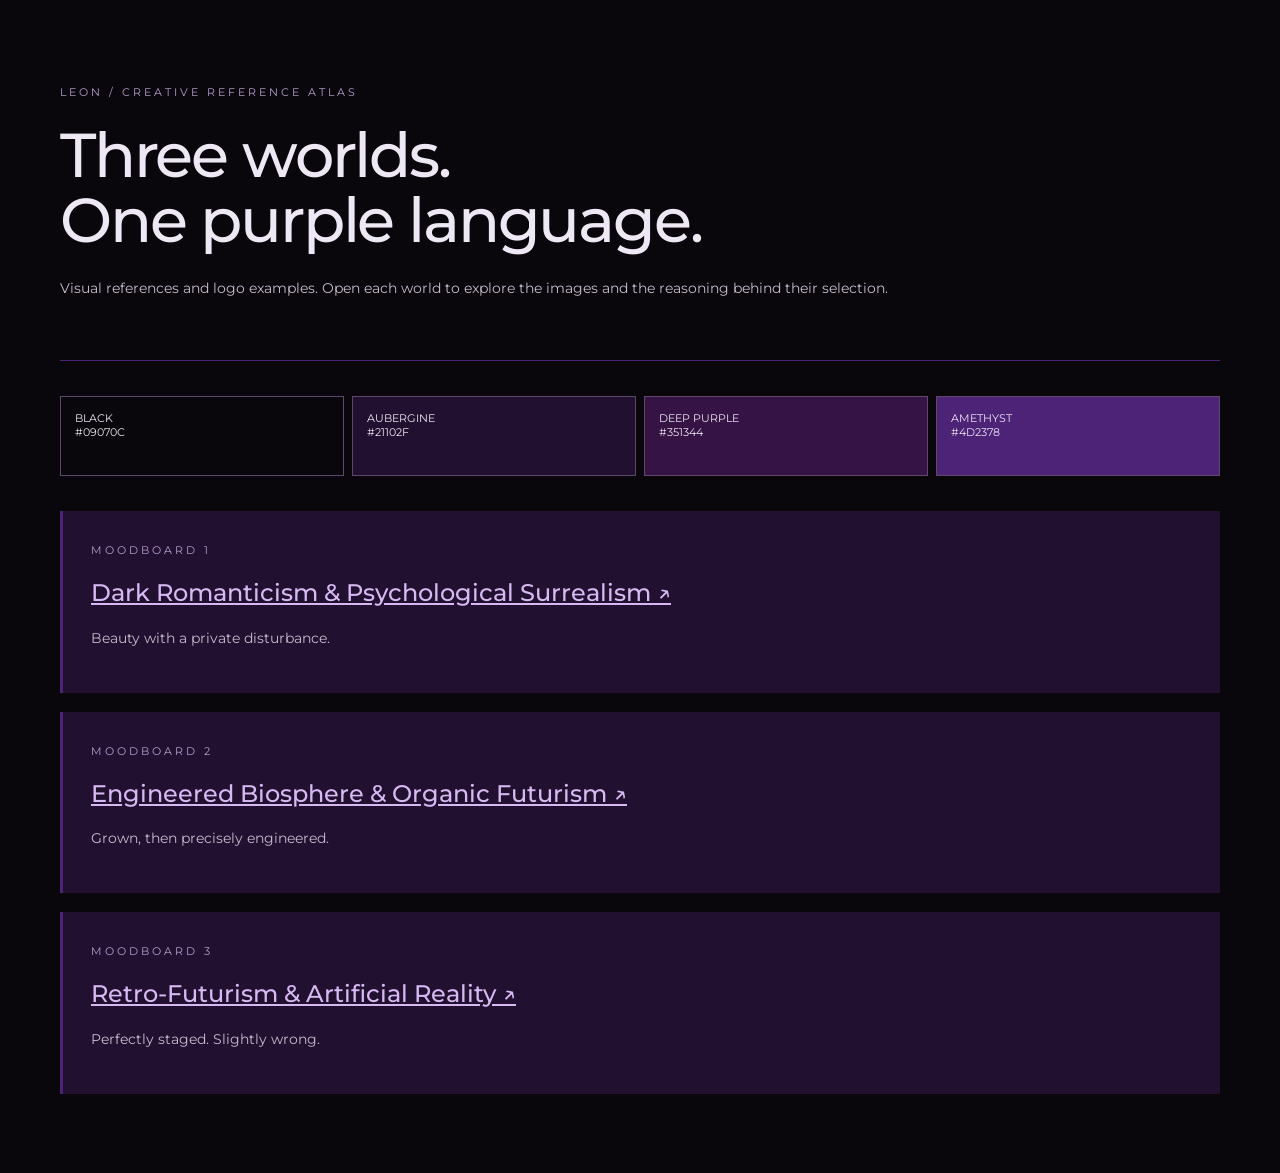
<file: index.html>
<!doctype html><html><meta charset="utf-8"><title>LeonMoodboards</title><meta name="viewport" content="width=device-width,initial-scale=1"><link rel="stylesheet" href="montserrat.css"><style>*{box-sizing:border-box}body{margin:0;background:#09070C;color:#eee7f4;font-family:Arial,sans-serif}main{max-width:1450px;margin:auto;padding:60px}header{padding:25px 0 45px;border-bottom:1px solid #4d2378}small,.kicker{color:#b79dce;letter-spacing:3px;text-transform:uppercase;font-size:11px}h1{font-family:Georgia,serif;font-weight:400;font-size:60px;max-width:1000px;line-height:1.05;margin:24px 0}h2{font-size:24px;font-weight:400}p{color:#c7bacf;line-height:1.7;max-width:900px}.swatches{display:flex;margin:35px 0;gap:8px}.swatch{height:80px;flex:1;padding:14px;font-size:11px;border:1px solid #5e476b}.grid{display:grid;grid-template-columns:repeat(3,1fr);gap:24px;margin-top:35px}figure{margin:0;background:#160e1e}figure img{width:100%;height:480px;object-fit:contain;background:#100b16}figure.logo img{height:270px;background:#fff}figcaption{padding:24px}h3{font-weight:400;font-size:21px;line-height:1.3}a{color:#d6b9f2}figure p{font-size:13px}section{padding:30px 0}.types{display:grid;grid-template-columns:1fr 1fr;gap:24px}.types img{width:100%;display:block}.note{padding:28px;background:#21102f;border-left:3px solid #4d2378}footer{font-size:12px;color:#9a8aa6;padding:40px 0}@media(max-width:800px){main{padding:24px}h1{font-size:38px}.grid,.types{grid-template-columns:1fr}}body,h1,h2,h3,p,a,small,footer{font-family:Montserrat,sans-serif!important}h1{font-weight:500;font-size:clamp(36px,5vw,62px);letter-spacing:-.035em}h2,h3{font-weight:500}p{font-size:14px}.logo-section{margin-top:40px}.logo-grid{display:grid;grid-template-columns:repeat(2,minmax(0,1fr));gap:24px}.logo-grid .logo{display:block!important}.logo-grid img{height:300px;background:#fff;object-fit:contain;padding:24px}.type-study{background:#21102f;padding:42px;border:1px solid #4d2378}.type-name{font-size:12px;letter-spacing:2px}.type-leon{font-size:clamp(65px,11vw,150px);font-weight:500;letter-spacing:-.045em;margin:30px 0}.type-copy{color:#cbbbd9;line-height:1.8}.weight-samples{display:flex;gap:25px;flex-wrap:wrap;margin-top:24px}.world-title{font-size:28px}.swatches{flex-wrap:wrap}.swatch{min-width:120px}a{overflow-wrap:anywhere}@media(max-width:800px){.logo-grid{grid-template-columns:1fr}.type-study{padding:24px}.logo-grid img{height:240px}h1{font-size:38px}}</style><main><header><div class="kicker">LEON / CREATIVE REFERENCE ATLAS</div><h1>Three worlds.<br>One purple language.</h1><p>Visual references and logo examples. Open each world to explore the images and the reasoning behind their selection.</p></header><div class="swatches"><div class="swatch" style="background:#09070C">BLACK<br>#09070C</div><div class="swatch" style="background:#21102F">AUBERGINE<br>#21102F</div><div class="swatch" style="background:#351344">DEEP PURPLE<br>#351344</div><div class="swatch" style="background:#4D2378">AMETHYST<br>#4D2378</div></div><section class="note"><small>MOODBOARD 1</small><h2><a href="moodboard-1.html">Dark Romanticism & Psychological Surrealism ↗</a></h2><p>Beauty with a private disturbance.</p></section><br><section class="note"><small>MOODBOARD 2</small><h2><a href="moodboard-2.html">Engineered Biosphere & Organic Futurism ↗</a></h2><p>Grown, then precisely engineered.</p></section><br><section class="note"><small>MOODBOARD 3</small><h2><a href="moodboard-3.html">Retro-Futurism & Artificial Reality ↗</a></h2><p>Perfectly staged. Slightly wrong.</p></section><br></main></html>
</file>
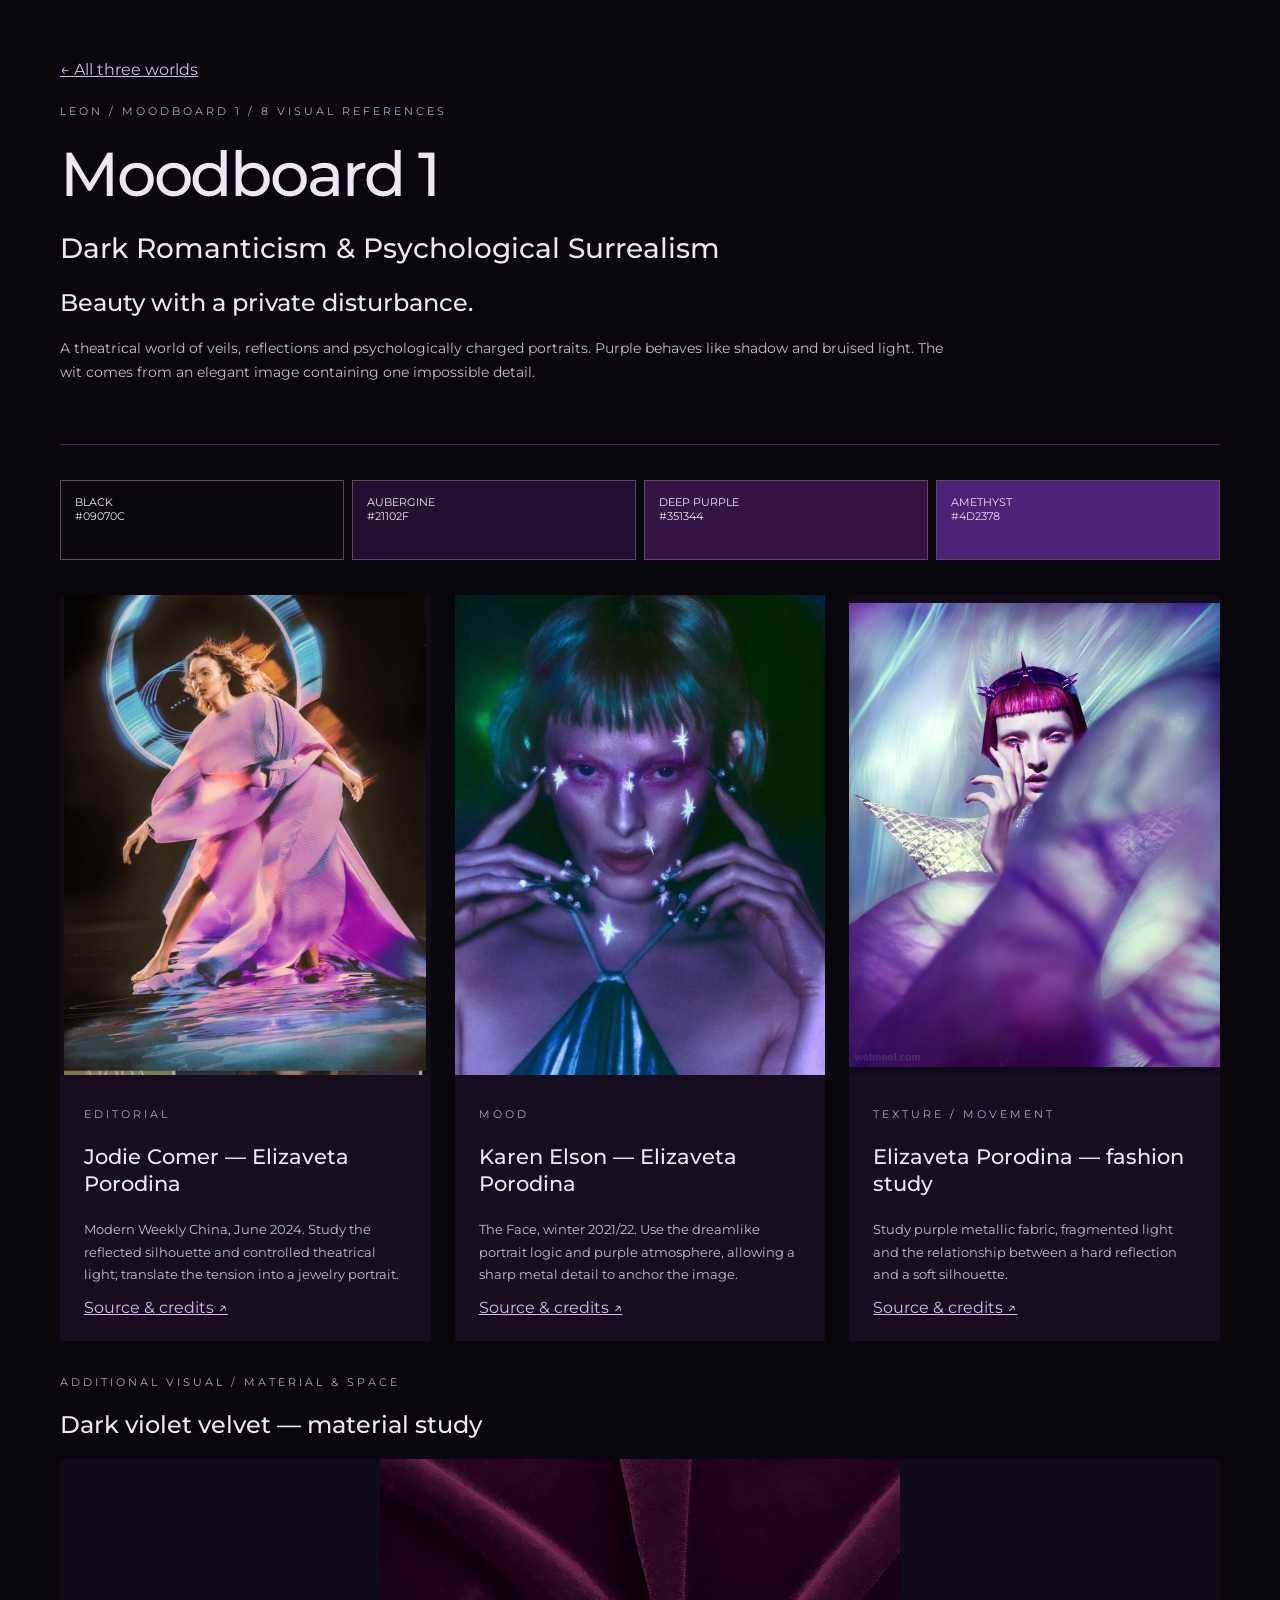
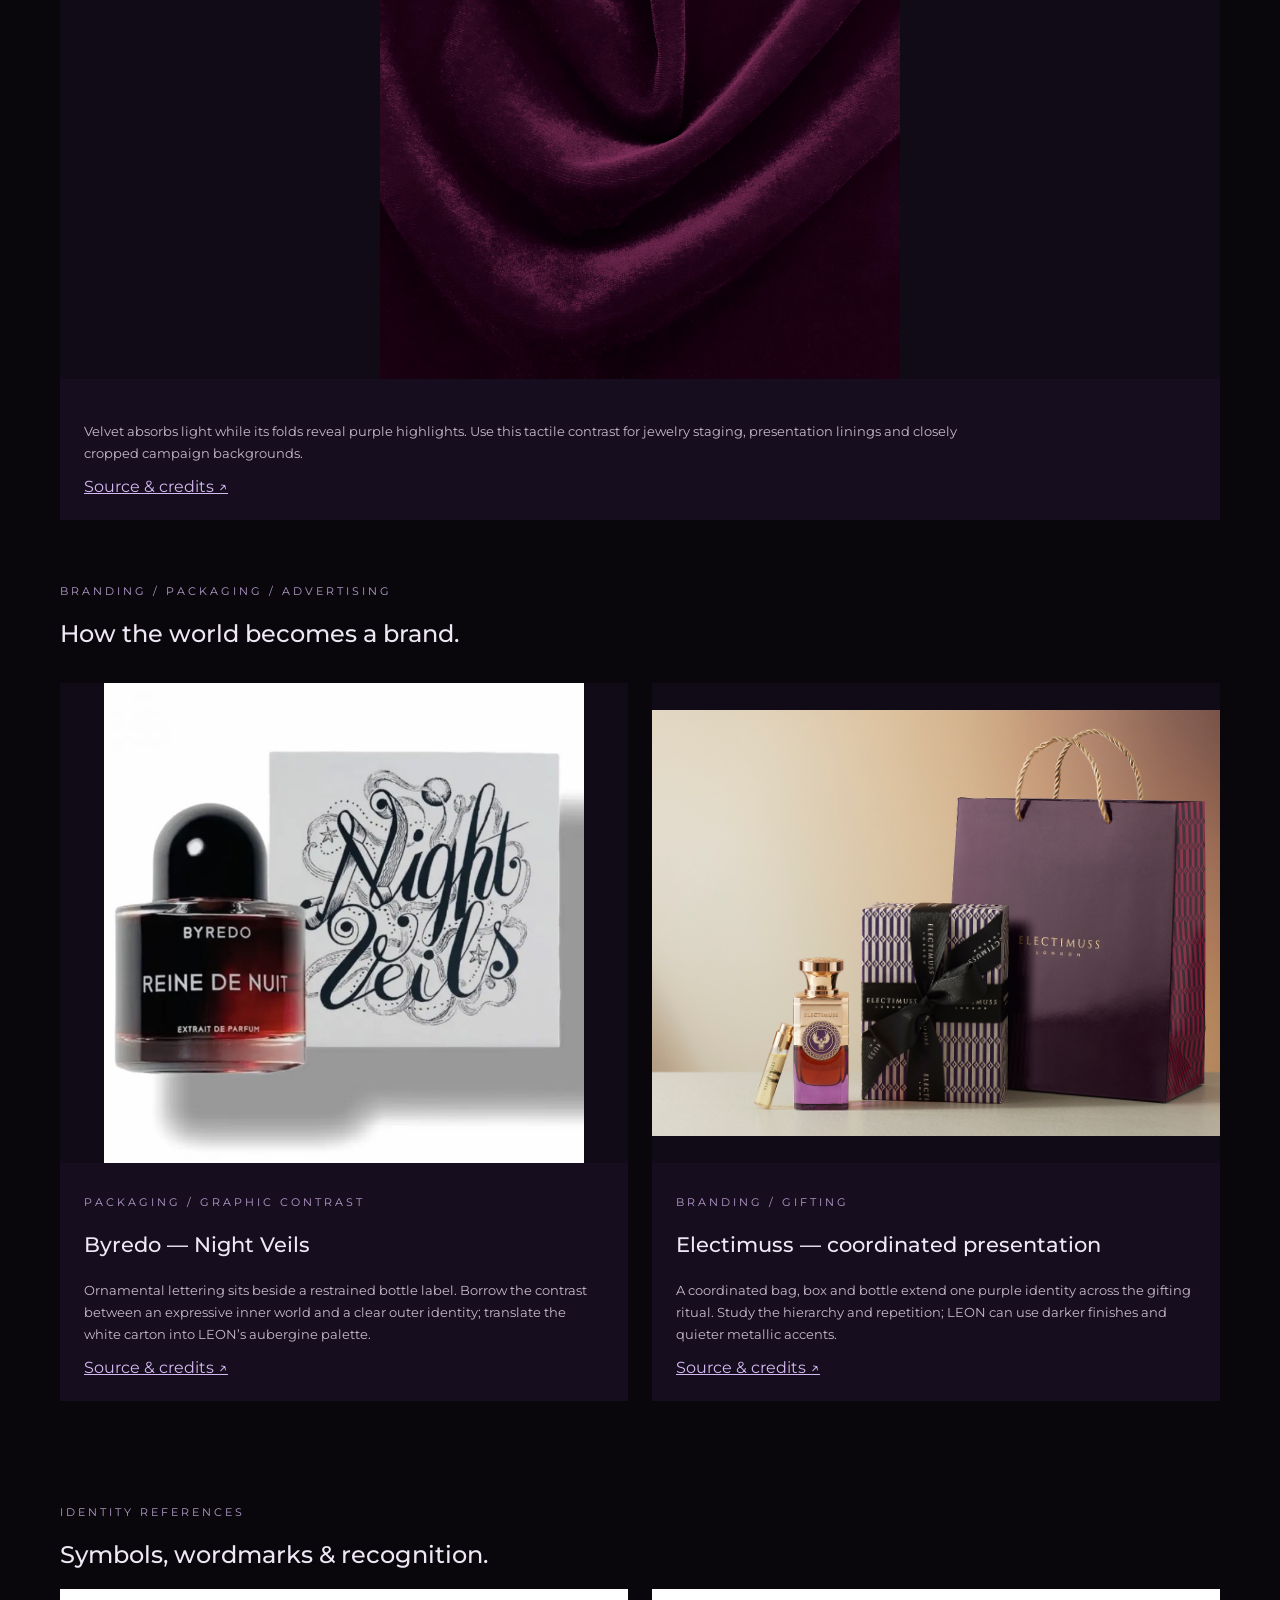
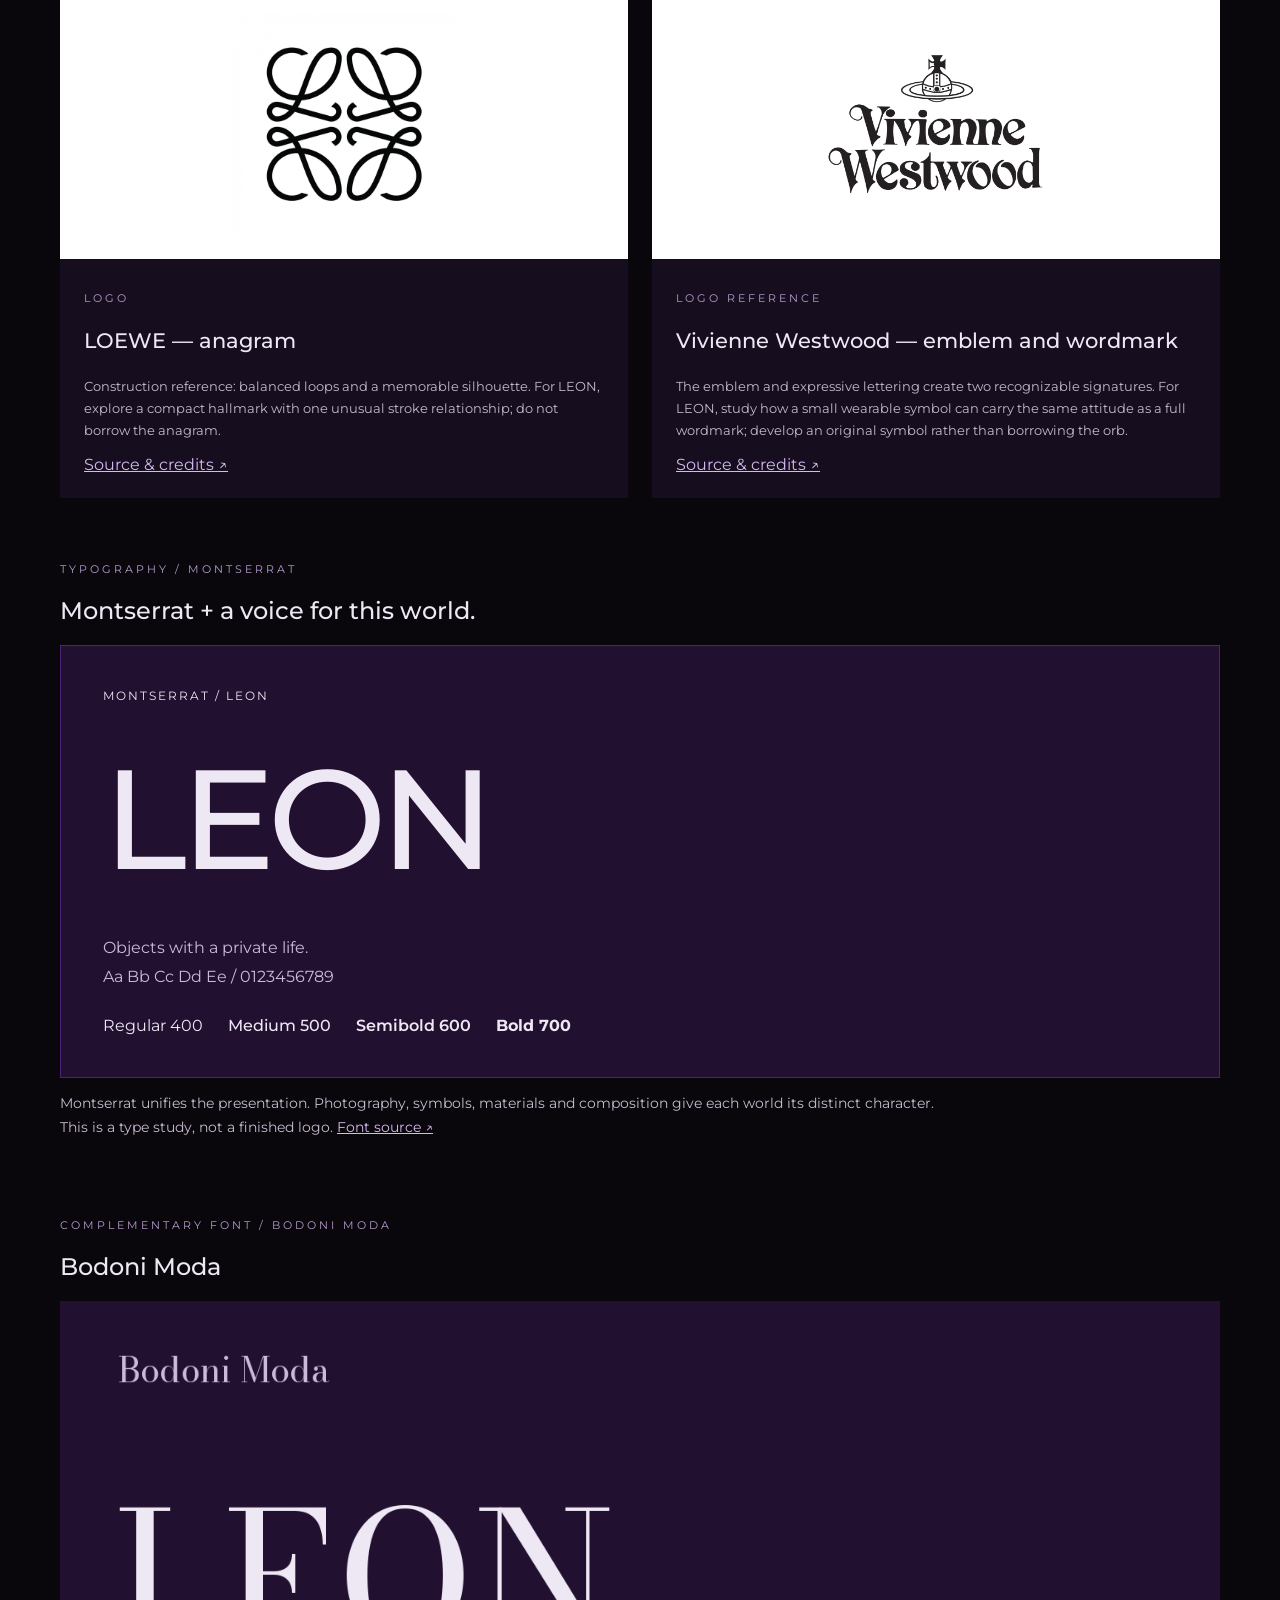
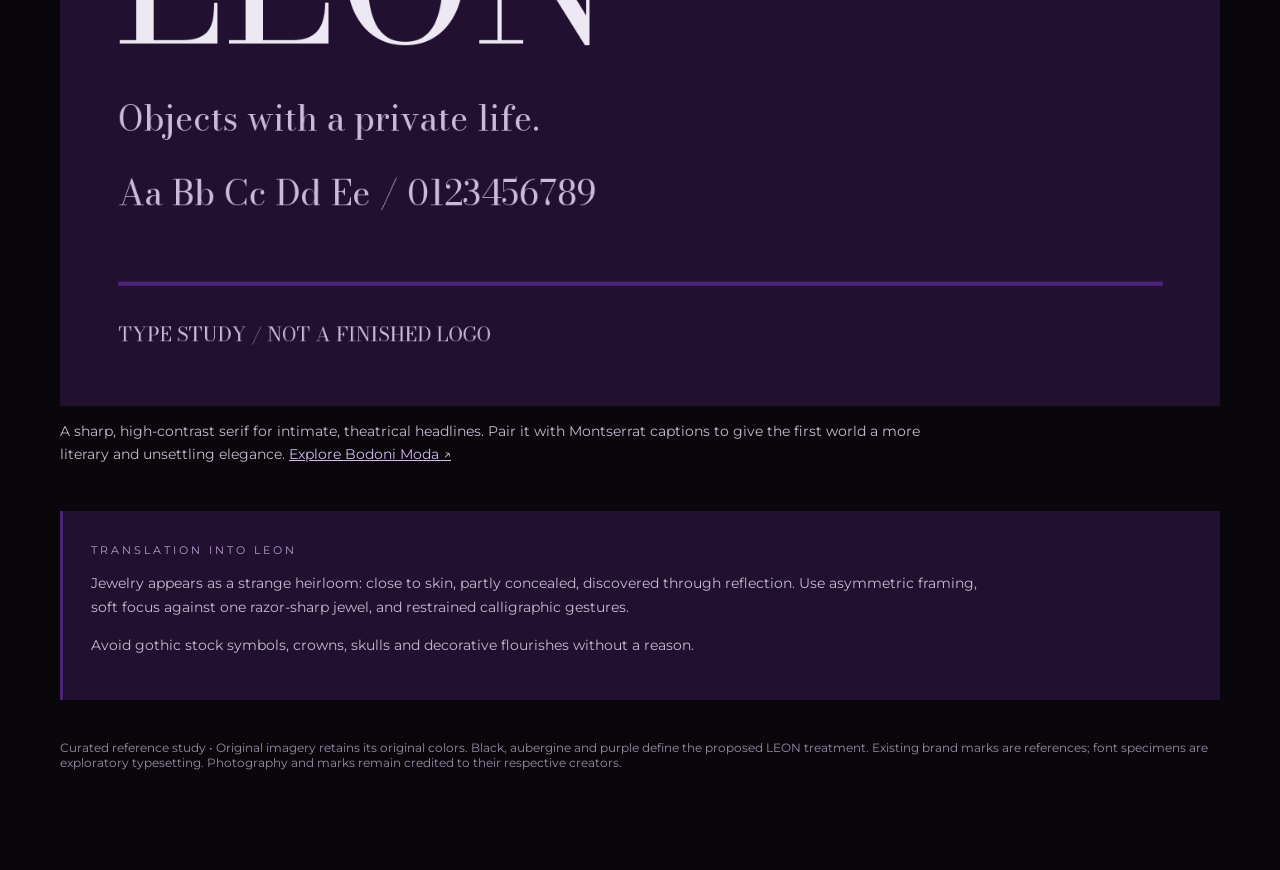
<file: moodboard-1.html>
<!doctype html><html><meta charset="utf-8"><meta name="viewport" content="width=device-width,initial-scale=1"><title>Moodboard 1 — LEON</title><link rel="stylesheet" href="montserrat.css"><style>*{box-sizing:border-box}body{margin:0;background:#09070C;color:#eee7f4;font-family:Arial,sans-serif}main{max-width:1450px;margin:auto;padding:60px}header{padding:25px 0 45px;border-bottom:1px solid #4d2378}small,.kicker{color:#b79dce;letter-spacing:3px;text-transform:uppercase;font-size:11px}h1{font-family:Georgia,serif;font-weight:400;font-size:60px;max-width:1000px;line-height:1.05;margin:24px 0}h2{font-size:24px;font-weight:400}p{color:#c7bacf;line-height:1.7;max-width:900px}.swatches{display:flex;margin:35px 0;gap:8px}.swatch{height:80px;flex:1;padding:14px;font-size:11px;border:1px solid #5e476b}.grid{display:grid;grid-template-columns:repeat(3,1fr);gap:24px;margin-top:35px}figure{margin:0;background:#160e1e}figure img{width:100%;height:480px;object-fit:contain;background:#100b16}figure.logo img{height:270px;background:#fff}figcaption{padding:24px}h3{font-weight:400;font-size:21px;line-height:1.3}a{color:#d6b9f2}figure p{font-size:13px}section{padding:30px 0}.types{display:grid;grid-template-columns:1fr 1fr;gap:24px}.types img{width:100%;display:block}.note{padding:28px;background:#21102f;border-left:3px solid #4d2378}footer{font-size:12px;color:#9a8aa6;padding:40px 0}@media(max-width:800px){main{padding:24px}h1{font-size:38px}.grid,.types{grid-template-columns:1fr}}.grid:has(figure:nth-child(4)) .logo{grid-column:1/-1;display:grid;grid-template-columns:1fr 2fr;align-items:center}.logo img{padding:24px}@media(max-width:800px){.grid:has(figure:nth-child(4)) .logo{display:block}}body,h1,h2,h3,p,a,small,footer{font-family:Montserrat,sans-serif!important}h1{font-weight:500;font-size:clamp(36px,5vw,62px);letter-spacing:-.035em}h2,h3{font-weight:500}p{font-size:14px}.logo-section{margin-top:40px}.logo-grid{display:grid;grid-template-columns:repeat(2,minmax(0,1fr));gap:24px}.logo-grid .logo{display:block!important}.logo-grid img{height:300px;background:#fff;object-fit:contain;padding:24px}.type-study{background:#21102f;padding:42px;border:1px solid #4d2378}.type-name{font-size:12px;letter-spacing:2px}.type-leon{font-size:clamp(65px,11vw,150px);font-weight:500;letter-spacing:-.045em;margin:30px 0}.type-copy{color:#cbbbd9;line-height:1.8}.weight-samples{display:flex;gap:25px;flex-wrap:wrap;margin-top:24px}.world-title{font-size:28px}.swatches{flex-wrap:wrap}.swatch{min-width:120px}a{overflow-wrap:anywhere}@media(max-width:800px){.logo-grid{grid-template-columns:1fr}.type-study{padding:24px}.logo-grid img{height:240px}h1{font-size:38px}}.grid{grid-template-columns:repeat(auto-fit,minmax(280px,1fr))}.logo-grid a:has(img){display:block;overflow:hidden}.logo-grid img[src="logo-reference-2.jpg"]{transform:scale(2.2)}</style><main><a href="index.html">← All three worlds</a><header><div class="kicker">LEON / MOODBOARD 1 / 8 VISUAL REFERENCES</div><h1>Moodboard 1</h1><h2 class="world-title">Dark Romanticism & Psychological Surrealism</h2><h2>Beauty with a private disturbance.</h2><p>A theatrical world of veils, reflections and psychologically charged portraits. Purple behaves like shadow and bruised light. The wit comes from an elegant image containing one impossible detail.</p></header><div class="swatches"><div class="swatch" style="background:#09070C">BLACK<br>#09070C</div><div class="swatch" style="background:#21102F">AUBERGINE<br>#21102F</div><div class="swatch" style="background:#351344">DEEP PURPLE<br>#351344</div><div class="swatch" style="background:#4D2378">AMETHYST<br>#4D2378</div></div><div class="grid"><figure class=""><a href="board-1-image-1.jpg"><img src="board-1-image-1.jpg"></a><figcaption><small>Editorial</small><h3>Jodie Comer — Elizaveta Porodina</h3><p>Modern Weekly China, June 2024. Study the reflected silhouette and controlled theatrical light; translate the tension into a jewelry portrait.</p><a href="https://anneofcarversville.com/daily/2024/6/9/jodie-comer-by-elizaveta-porodina-modern-weekly-style-nrc5c">Source & credits ↗</a></figcaption></figure><figure class=""><a href="board-1-image-2.jpg"><img src="board-1-image-2.jpg"></a><figcaption><small>Mood</small><h3>Karen Elson — Elizaveta Porodina</h3><p>The Face, winter 2021/22. Use the dreamlike portrait logic and purple atmosphere, allowing a sharp metal detail to anchor the image.</p><a href="https://anneofcarversville.com/fashion/2021/12/21/karen-elson-elizaveta-porodina-face-magazine">Source & credits ↗</a></figcaption></figure><figure class=""><a href="board-1-image-3.jpg"><img src="board-1-image-3.jpg"></a><figcaption><small>Texture / movement</small><h3>Elizaveta Porodina — fashion study</h3><p>Study purple metallic fabric, fragmented light and the relationship between a hard reflection and a soft silhouette.</p><a href="https://webneel.com/23-colorful-fashion-photographs-elizaveta-porodina-colorful-and-modern">Source & credits ↗</a></figcaption></figure></div><section class="additional-visual"><small>ADDITIONAL VISUAL / MATERIAL & SPACE</small><h2>Dark violet velvet — material study</h2><figure><a href="additional-visual-1.jpg"><img src="additional-visual-1.jpg" alt="Dark violet velvet — material study" style="height:520px;object-fit:contain"></a><figcaption><p>Velvet absorbs light while its folds reveal purple highlights. Use this tactile contrast for jewelry staging, presentation linings and closely cropped campaign backgrounds.</p><a href="https://bluemoonfabrics.com/products/regal-premium-stretch-velvet-blue-moon-fabrics">Source & credits ↗</a></figcaption></figure></section><section class="brand-applications"><small>BRANDING / PACKAGING / ADVERTISING</small><h2>How the world becomes a brand.</h2><div class="grid"><figure><a href="expanded-reference-1.jpg"><img src="expanded-reference-1.jpg" alt="Byredo — Night Veils" loading="lazy"></a><figcaption><small>Packaging / graphic contrast</small><h3>Byredo — Night Veils</h3><p>Ornamental lettering sits beside a restrained bottle label. Borrow the contrast between an expressive inner world and a clear outer identity; translate the white carton into LEON’s aubergine palette.</p><a href="https://authentic-shoes.com/products/nuoc-hoa-byredo-night-veil-reine-de-nuit-extrait-de-parfum">Source & credits ↗</a></figcaption></figure><figure><a href="expanded-reference-2.jpg"><img src="expanded-reference-2.jpg" alt="Electimuss — coordinated presentation" loading="lazy"></a><figcaption><small>Branding / gifting</small><h3>Electimuss — coordinated presentation</h3><p>A coordinated bag, box and bottle extend one purple identity across the gifting ritual. Study the hierarchy and repetition; LEON can use darker finishes and quieter metallic accents.</p><a href="https://www.electimuss.com/">Source & credits ↗</a></figcaption></figure></div></section><section class="logo-section"><small>IDENTITY REFERENCES</small><h2>Symbols, wordmarks & recognition.</h2><div class="logo-grid"><figure class="logo"><a href="board-1-image-4.jpg"><img src="board-1-image-4.jpg"></a><figcaption><small>Logo</small><h3>LOEWE — anagram</h3><p>Construction reference: balanced loops and a memorable silhouette. For LEON, explore a compact hallmark with one unusual stroke relationship; do not borrow the anagram.</p><a href="https://brandemia.org/loewe-renueva-su-logo-y-su-anagrama">Source & credits ↗</a></figcaption></figure><figure class="logo"><a href="logo-reference-1.jpg"><img alt="Vivienne Westwood — emblem and wordmark" src="logo-reference-1.jpg"></a><figcaption><small>LOGO REFERENCE</small><h3>Vivienne Westwood — emblem and wordmark</h3><p>The emblem and expressive lettering create two recognizable signatures. For LEON, study how a small wearable symbol can carry the same attitude as a full wordmark; develop an original symbol rather than borrowing the orb.</p><a href="https://www.fashionaltamoda.com.au/collections/vivienne-westwood">Source & credits ↗</a></figcaption></figure></div></section><section><small>TYPOGRAPHY / MONTSERRAT</small><h2>Montserrat + a voice for this world.</h2><div class="type-study"><div class="type-name">MONTSERRAT / LEON</div><div class="type-leon">LEON</div><div class="type-copy">Objects with a private life.<br>Aa Bb Cc Dd Ee / 0123456789</div><div class="weight-samples"><span style="font-weight:400">Regular 400</span><span style="font-weight:500">Medium 500</span><span style="font-weight:600">Semibold 600</span><span style="font-weight:700">Bold 700</span></div></div><p>Montserrat unifies the presentation. Photography, symbols, materials and composition give each world its distinct character. This is a type study, not a finished logo. <a href="https://fonts.google.com/specimen/Montserrat">Font source ↗</a></p></section><section class="complementary-font"><small>COMPLEMENTARY FONT / BODONI MODA</small><h2>Bodoni Moda</h2><img src="additional-font-1.png" alt="LEON typeset in Bodoni Moda" style="display:block;width:100%;max-width:100%"><p>A sharp, high-contrast serif for intimate, theatrical headlines. Pair it with Montserrat captions to give the first world a more literary and unsettling elegance. <a href="https://fonts.google.com/specimen/Bodoni+Moda">Explore Bodoni Moda ↗</a></p></section><section class="note"><small>TRANSLATION INTO LEON</small><p>Jewelry appears as a strange heirloom: close to skin, partly concealed, discovered through reflection. Use asymmetric framing, soft focus against one razor-sharp jewel, and restrained calligraphic gestures.</p><p>Avoid gothic stock symbols, crowns, skulls and decorative flourishes without a reason.</p></section><footer>Curated reference study • Original imagery retains its original colors. Black, aubergine and purple define the proposed LEON treatment. Existing brand marks are references; font specimens are exploratory typesetting. Photography and marks remain credited to their respective creators.</footer></main></html>
</file>
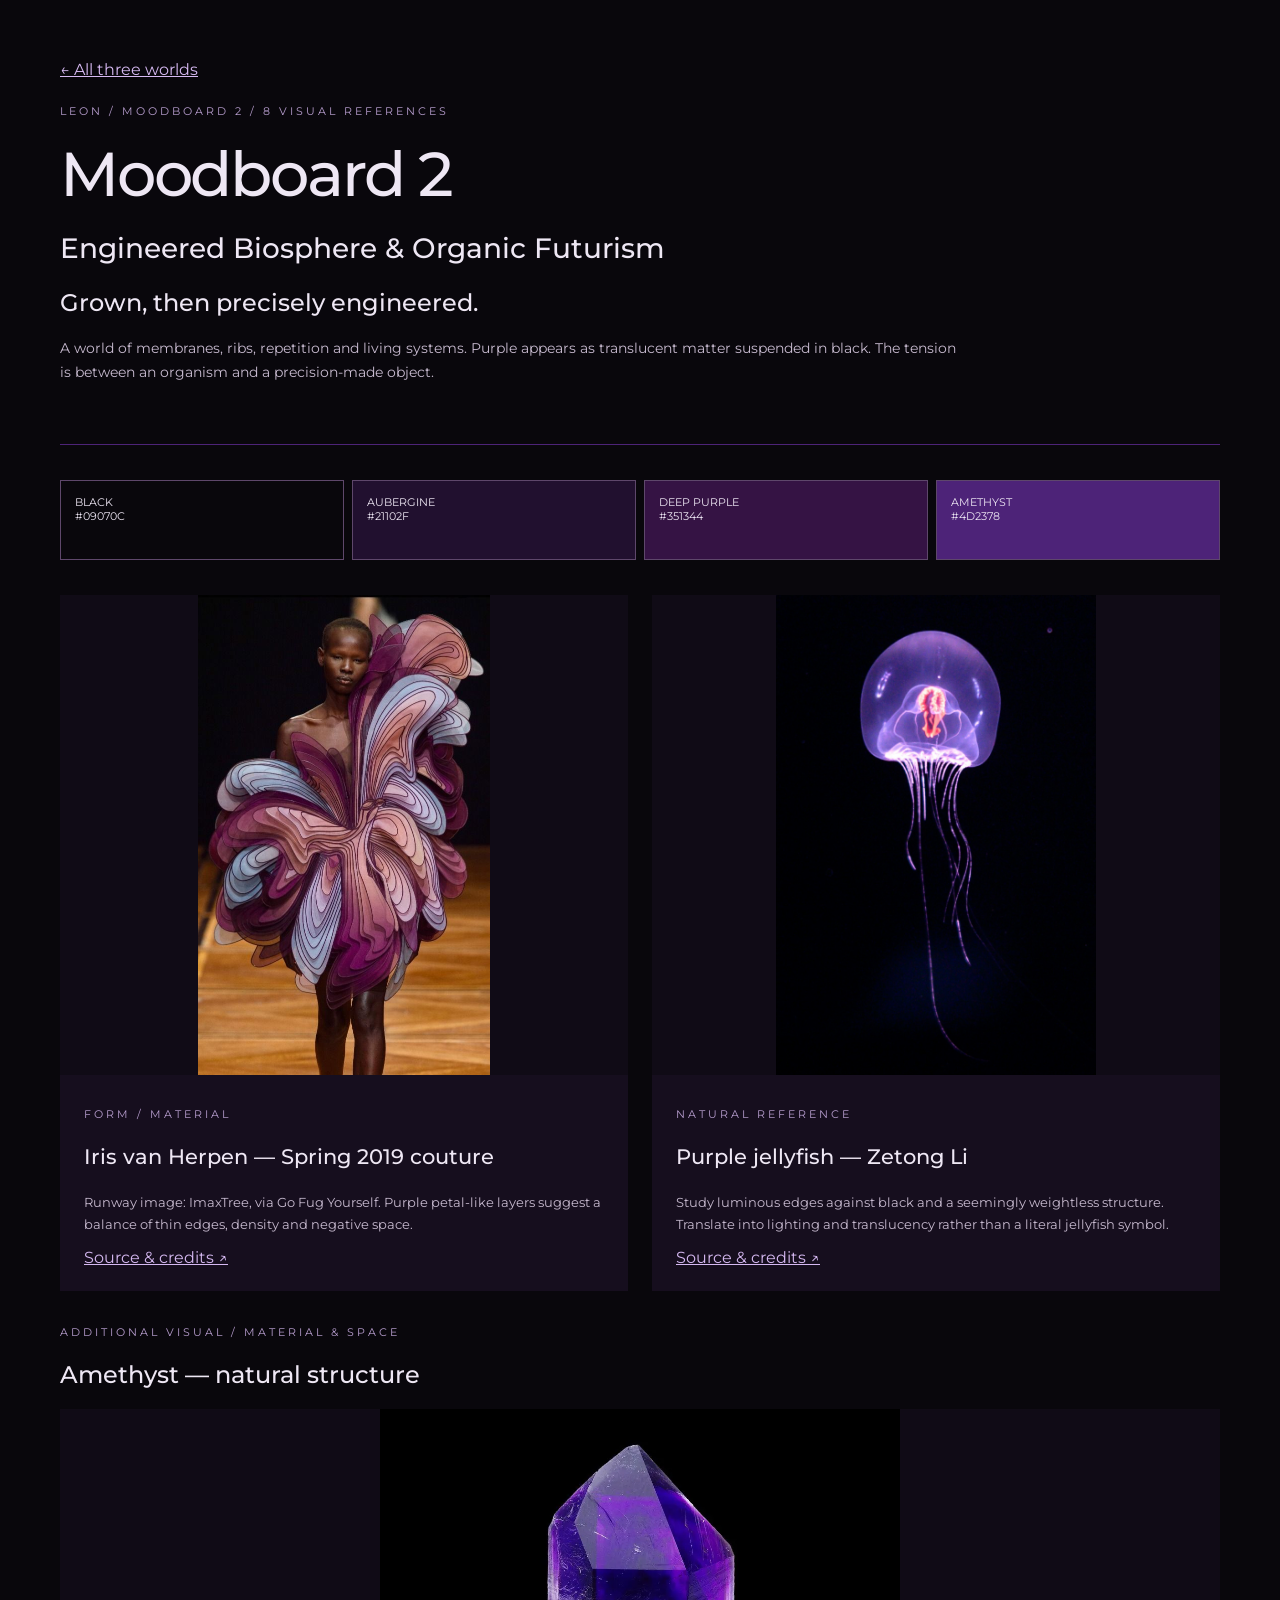
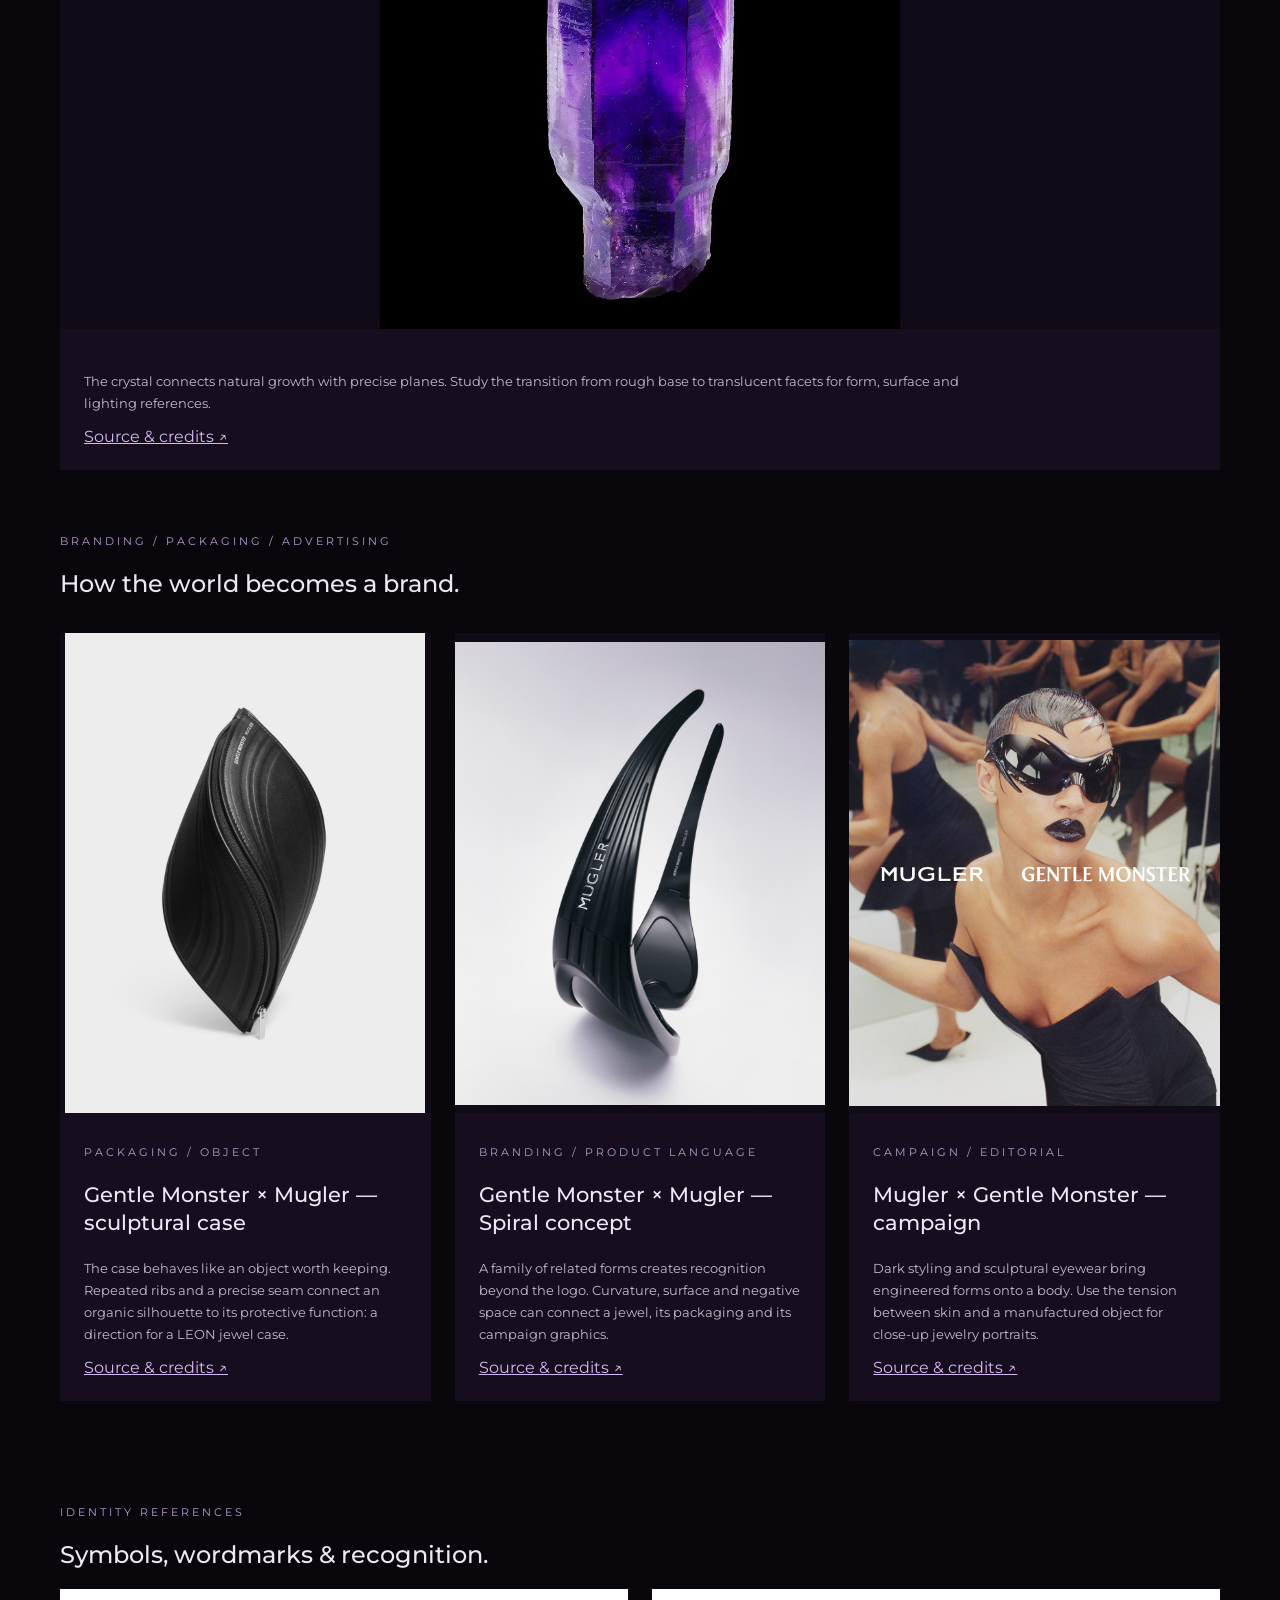
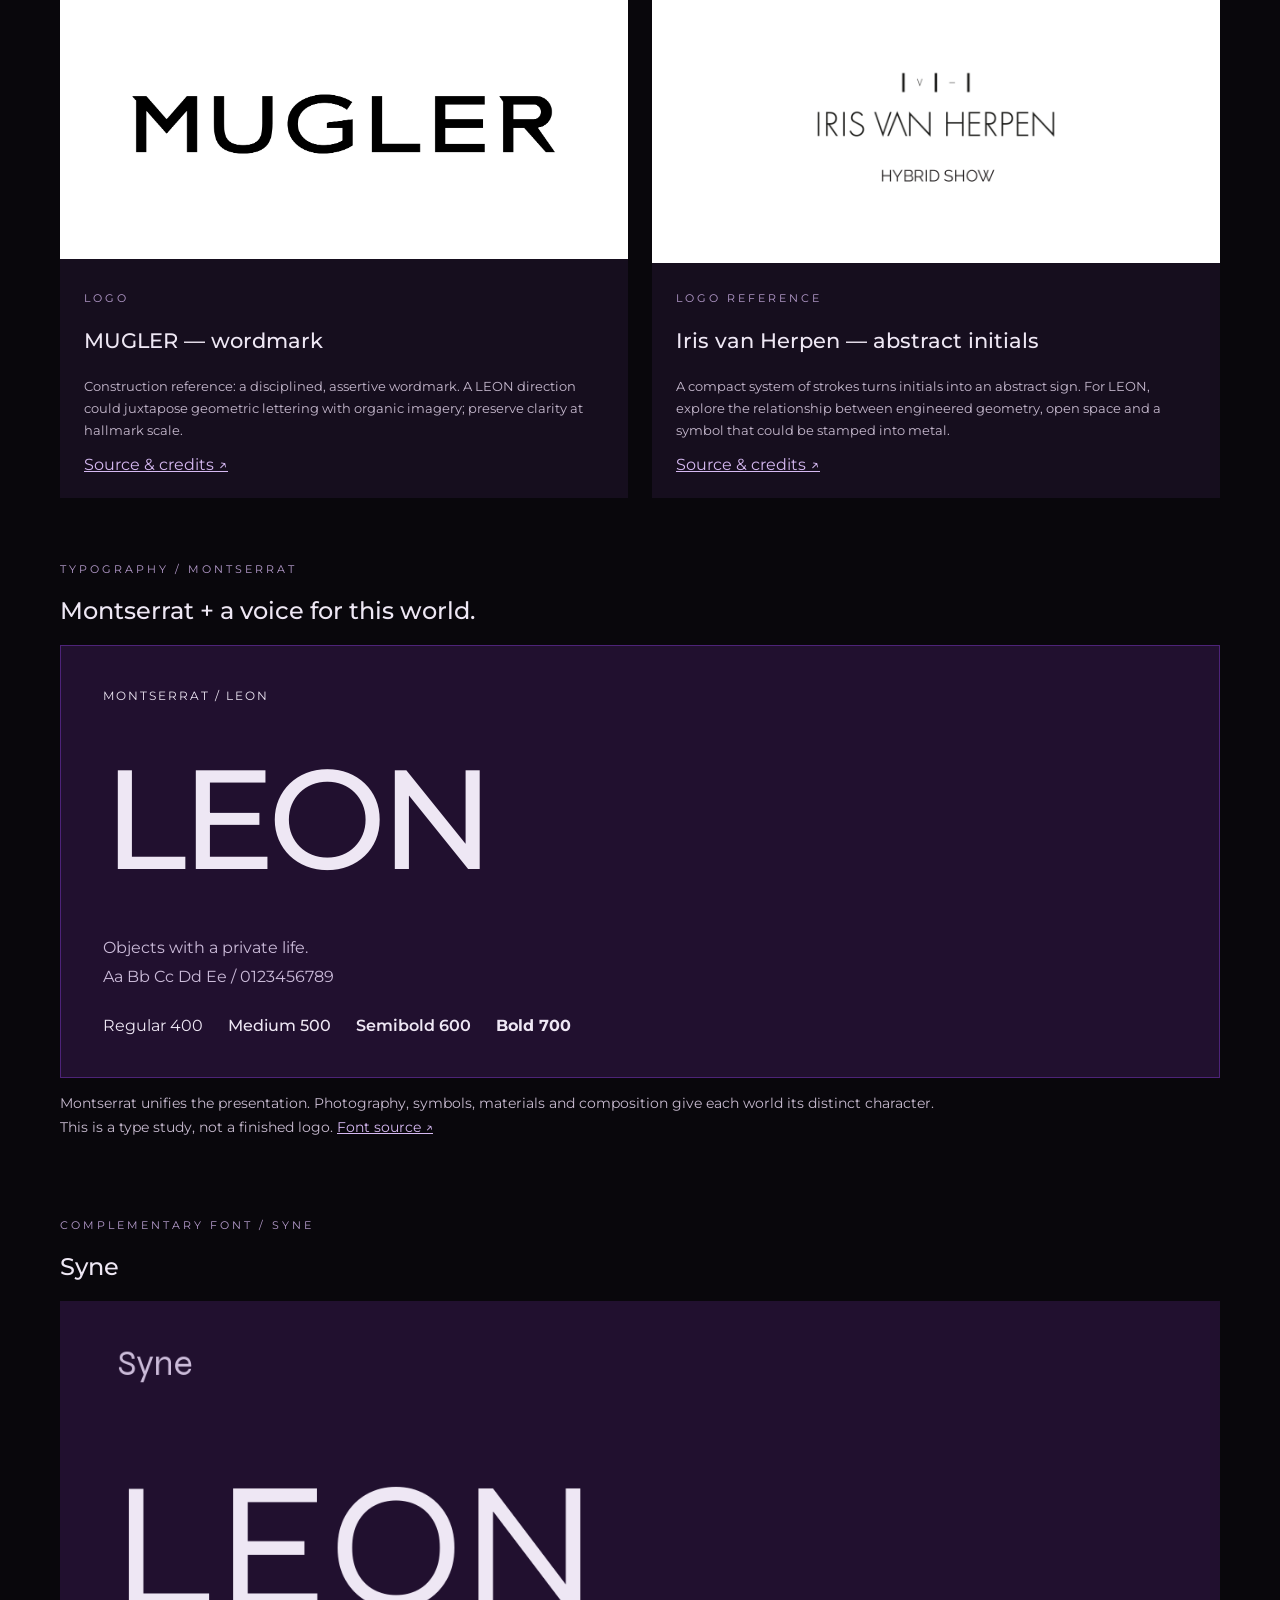
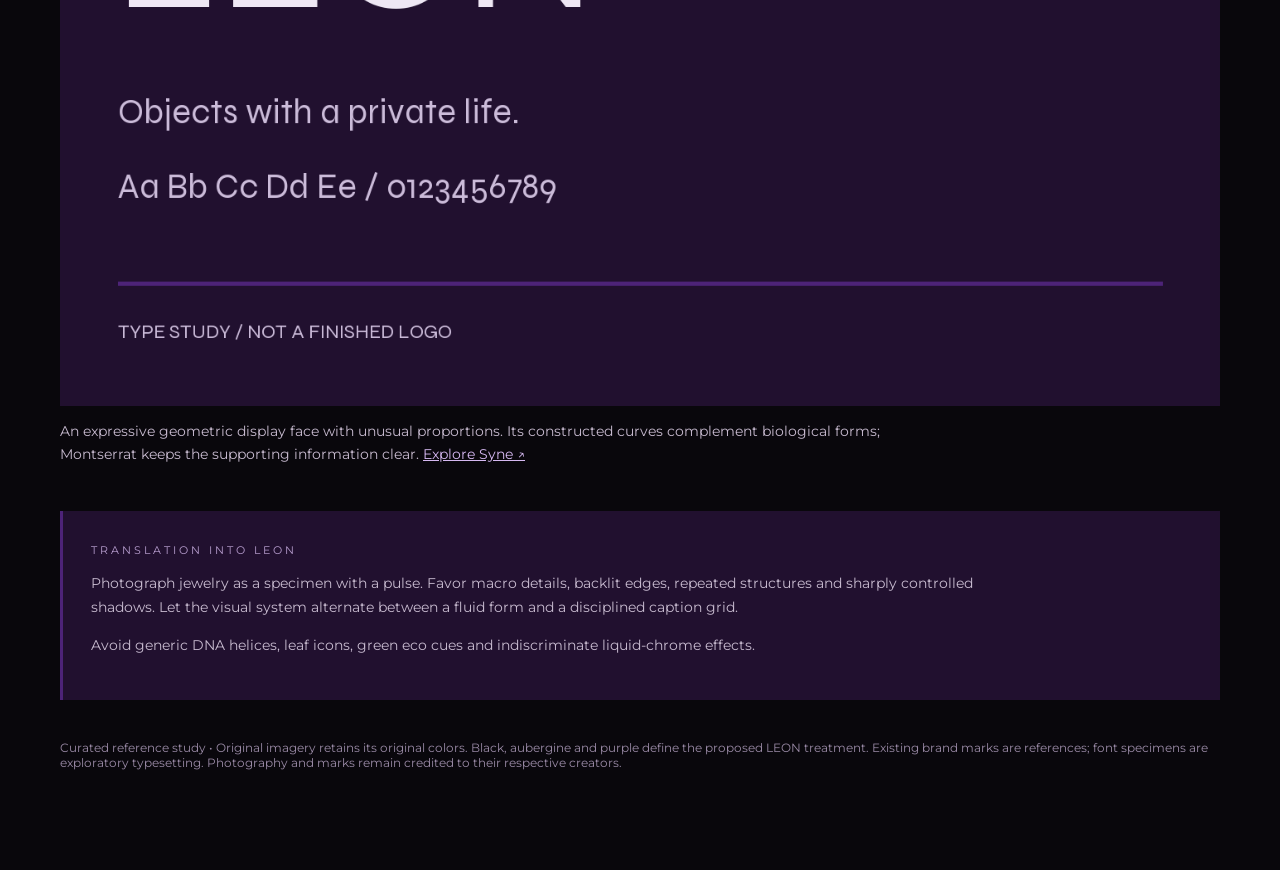
<file: moodboard-2.html>
<!doctype html><html><meta charset="utf-8"><meta name="viewport" content="width=device-width,initial-scale=1"><title>Moodboard 2 — LEON</title><link rel="stylesheet" href="montserrat.css"><style>*{box-sizing:border-box}body{margin:0;background:#09070C;color:#eee7f4;font-family:Arial,sans-serif}main{max-width:1450px;margin:auto;padding:60px}header{padding:25px 0 45px;border-bottom:1px solid #4d2378}small,.kicker{color:#b79dce;letter-spacing:3px;text-transform:uppercase;font-size:11px}h1{font-family:Georgia,serif;font-weight:400;font-size:60px;max-width:1000px;line-height:1.05;margin:24px 0}h2{font-size:24px;font-weight:400}p{color:#c7bacf;line-height:1.7;max-width:900px}.swatches{display:flex;margin:35px 0;gap:8px}.swatch{height:80px;flex:1;padding:14px;font-size:11px;border:1px solid #5e476b}.grid{display:grid;grid-template-columns:repeat(3,1fr);gap:24px;margin-top:35px}figure{margin:0;background:#160e1e}figure img{width:100%;height:480px;object-fit:contain;background:#100b16}figure.logo img{height:270px;background:#fff}figcaption{padding:24px}h3{font-weight:400;font-size:21px;line-height:1.3}a{color:#d6b9f2}figure p{font-size:13px}section{padding:30px 0}.types{display:grid;grid-template-columns:1fr 1fr;gap:24px}.types img{width:100%;display:block}.note{padding:28px;background:#21102f;border-left:3px solid #4d2378}footer{font-size:12px;color:#9a8aa6;padding:40px 0}@media(max-width:800px){main{padding:24px}h1{font-size:38px}.grid,.types{grid-template-columns:1fr}}.grid:has(figure:nth-child(4)) .logo{grid-column:1/-1;display:grid;grid-template-columns:1fr 2fr;align-items:center}.logo img{padding:24px}@media(max-width:800px){.grid:has(figure:nth-child(4)) .logo{display:block}}body,h1,h2,h3,p,a,small,footer{font-family:Montserrat,sans-serif!important}h1{font-weight:500;font-size:clamp(36px,5vw,62px);letter-spacing:-.035em}h2,h3{font-weight:500}p{font-size:14px}.logo-section{margin-top:40px}.logo-grid{display:grid;grid-template-columns:repeat(2,minmax(0,1fr));gap:24px}.logo-grid .logo{display:block!important}.logo-grid img{height:300px;background:#fff;object-fit:contain;padding:24px}.type-study{background:#21102f;padding:42px;border:1px solid #4d2378}.type-name{font-size:12px;letter-spacing:2px}.type-leon{font-size:clamp(65px,11vw,150px);font-weight:500;letter-spacing:-.045em;margin:30px 0}.type-copy{color:#cbbbd9;line-height:1.8}.weight-samples{display:flex;gap:25px;flex-wrap:wrap;margin-top:24px}.world-title{font-size:28px}.swatches{flex-wrap:wrap}.swatch{min-width:120px}a{overflow-wrap:anywhere}@media(max-width:800px){.logo-grid{grid-template-columns:1fr}.type-study{padding:24px}.logo-grid img{height:240px}h1{font-size:38px}}.grid{grid-template-columns:repeat(auto-fit,minmax(280px,1fr))}.logo-grid a:has(img){display:block;overflow:hidden}.logo-grid img[src="logo-reference-2.jpg"]{transform:scale(2.2)}</style><main><a href="index.html">← All three worlds</a><header><div class="kicker">LEON / MOODBOARD 2 / 8 VISUAL REFERENCES</div><h1>Moodboard 2</h1><h2 class="world-title">Engineered Biosphere & Organic Futurism</h2><h2>Grown, then precisely engineered.</h2><p>A world of membranes, ribs, repetition and living systems. Purple appears as translucent matter suspended in black. The tension is between an organism and a precision-made object.</p></header><div class="swatches"><div class="swatch" style="background:#09070C">BLACK<br>#09070C</div><div class="swatch" style="background:#21102F">AUBERGINE<br>#21102F</div><div class="swatch" style="background:#351344">DEEP PURPLE<br>#351344</div><div class="swatch" style="background:#4D2378">AMETHYST<br>#4D2378</div></div><div class="grid"><figure class=""><a href="board-2-image-1.jpg"><img src="board-2-image-1.jpg"></a><figcaption><small>Form / material</small><h3>Iris van Herpen — Spring 2019 couture</h3><p>Runway image: ImaxTree, via Go Fug Yourself. Purple petal-like layers suggest a balance of thin edges, density and negative space.</p><a href="https://www.gofugyourself.com/photos/iris-van-herpen-spring-summer-couture-2019/infoimaxtree-com-10700">Source & credits ↗</a></figcaption></figure><figure class=""><a href="board-2-image-2.jpg"><img src="board-2-image-2.jpg"></a><figcaption><small>Natural reference</small><h3>Purple jellyfish — Zetong Li</h3><p>Study luminous edges against black and a seemingly weightless structure. Translate into lighting and translucency rather than a literal jellyfish symbol.</p><a href="https://unsplash.com/photos/a-purple-jellyfish-floating-in-the-dark-sL4szIBz2Z4">Source & credits ↗</a></figcaption></figure></div><section class="additional-visual"><small>ADDITIONAL VISUAL / MATERIAL & SPACE</small><h2>Amethyst — natural structure</h2><figure><a href="additional-visual-2.jpg"><img src="additional-visual-2.jpg" alt="Amethyst — natural structure" style="height:520px;object-fit:contain"></a><figcaption><p>The crystal connects natural growth with precise planes. Study the transition from rough base to translucent facets for form, surface and lighting references.</p><a href="https://www.le-comptoir-geologique.com/amethyst-encyclopedia.html">Source & credits ↗</a></figcaption></figure></section><section class="brand-applications"><small>BRANDING / PACKAGING / ADVERTISING</small><h2>How the world becomes a brand.</h2><div class="grid"><figure><a href="expanded-reference-3.jpg"><img src="expanded-reference-3.jpg" alt="Gentle Monster × Mugler — sculptural case" loading="lazy"></a><figcaption><small>Packaging / object</small><h3>Gentle Monster × Mugler — sculptural case</h3><p>The case behaves like an object worth keeping. Repeated ribs and a precise seam connect an organic silhouette to its protective function: a direction for a LEON jewel case.</p><a href="https://www.gentlemonster.com/legacy/story/en/mugler.html">Source & credits ↗</a></figcaption></figure><figure><a href="expanded-reference-4.jpg"><img src="expanded-reference-4.jpg" alt="Gentle Monster × Mugler — Spiral concept" loading="lazy"></a><figcaption><small>Branding / product language</small><h3>Gentle Monster × Mugler — Spiral concept</h3><p>A family of related forms creates recognition beyond the logo. Curvature, surface and negative space can connect a jewel, its packaging and its campaign graphics.</p><a href="https://www.gentlemonster.com/legacy/story/en/mugler.html">Source & credits ↗</a></figcaption></figure><figure><a href="expanded-reference-5.jpg"><img src="expanded-reference-5.jpg" alt="Mugler × Gentle Monster — campaign" loading="lazy"></a><figcaption><small>Campaign / editorial</small><h3>Mugler × Gentle Monster — campaign</h3><p>Dark styling and sculptural eyewear bring engineered forms onto a body. Use the tension between skin and a manufactured object for close-up jewelry portraits.</p><a href="https://www.fashiontimes.com/mugler-gentle-monster-sunglasses-collaboration-11723">Source & credits ↗</a></figcaption></figure></div></section><section class="logo-section"><small>IDENTITY REFERENCES</small><h2>Symbols, wordmarks & recognition.</h2><div class="logo-grid"><figure class="logo"><a href="board-2-image-3.jpg"><img src="board-2-image-3.jpg"></a><figcaption><small>Logo</small><h3>MUGLER — wordmark</h3><p>Construction reference: a disciplined, assertive wordmark. A LEON direction could juxtapose geometric lettering with organic imagery; preserve clarity at hallmark scale.</p><a href="https://www.prnewswire.com/news-releases/inside-the-dream-mugler-the-new-documentary-302249332.html">Source & credits ↗</a></figcaption></figure><figure class="logo"><a href="logo-reference-2.jpg"><img alt="Iris van Herpen — abstract initials" src="logo-reference-2.jpg"></a><figcaption><small>LOGO REFERENCE</small><h3>Iris van Herpen — abstract initials</h3><p>A compact system of strokes turns initials into an abstract sign. For LEON, explore the relationship between engineered geometry, open space and a symbol that could be stamped into metal.</p><a href="https://www.showstudio.com/collections/autumn-winter-2024-haute-couture/iris-van-herpen-aw-24-haute-couture/press-release">Source & credits ↗</a></figcaption></figure></div></section><section><small>TYPOGRAPHY / MONTSERRAT</small><h2>Montserrat + a voice for this world.</h2><div class="type-study"><div class="type-name">MONTSERRAT / LEON</div><div class="type-leon">LEON</div><div class="type-copy">Objects with a private life.<br>Aa Bb Cc Dd Ee / 0123456789</div><div class="weight-samples"><span style="font-weight:400">Regular 400</span><span style="font-weight:500">Medium 500</span><span style="font-weight:600">Semibold 600</span><span style="font-weight:700">Bold 700</span></div></div><p>Montserrat unifies the presentation. Photography, symbols, materials and composition give each world its distinct character. This is a type study, not a finished logo. <a href="https://fonts.google.com/specimen/Montserrat">Font source ↗</a></p></section><section class="complementary-font"><small>COMPLEMENTARY FONT / SYNE</small><h2>Syne</h2><img src="additional-font-2.png" alt="LEON typeset in Syne" style="display:block;width:100%;max-width:100%"><p>An expressive geometric display face with unusual proportions. Its constructed curves complement biological forms; Montserrat keeps the supporting information clear. <a href="https://fonts.google.com/specimen/Syne">Explore Syne ↗</a></p></section><section class="note"><small>TRANSLATION INTO LEON</small><p>Photograph jewelry as a specimen with a pulse. Favor macro details, backlit edges, repeated structures and sharply controlled shadows. Let the visual system alternate between a fluid form and a disciplined caption grid.</p><p>Avoid generic DNA helices, leaf icons, green eco cues and indiscriminate liquid-chrome effects.</p></section><footer>Curated reference study • Original imagery retains its original colors. Black, aubergine and purple define the proposed LEON treatment. Existing brand marks are references; font specimens are exploratory typesetting. Photography and marks remain credited to their respective creators.</footer></main></html>
</file>
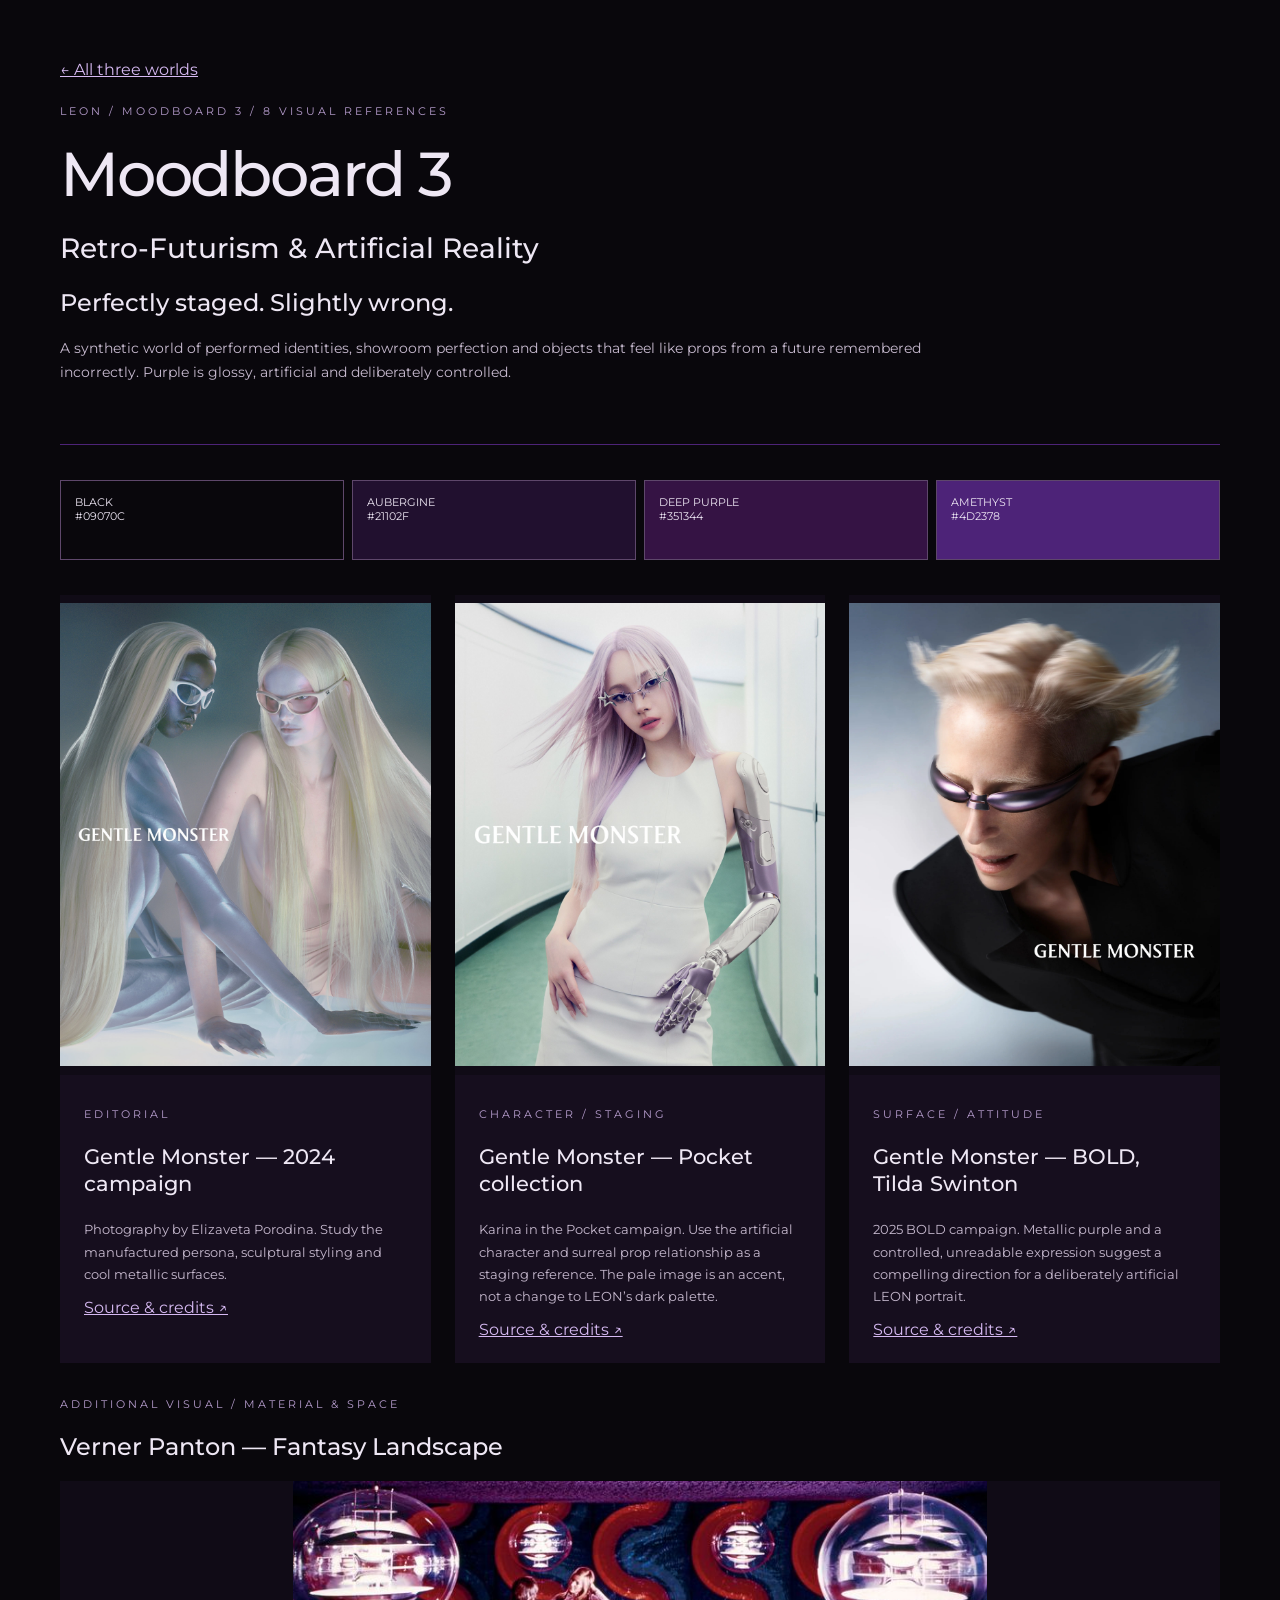
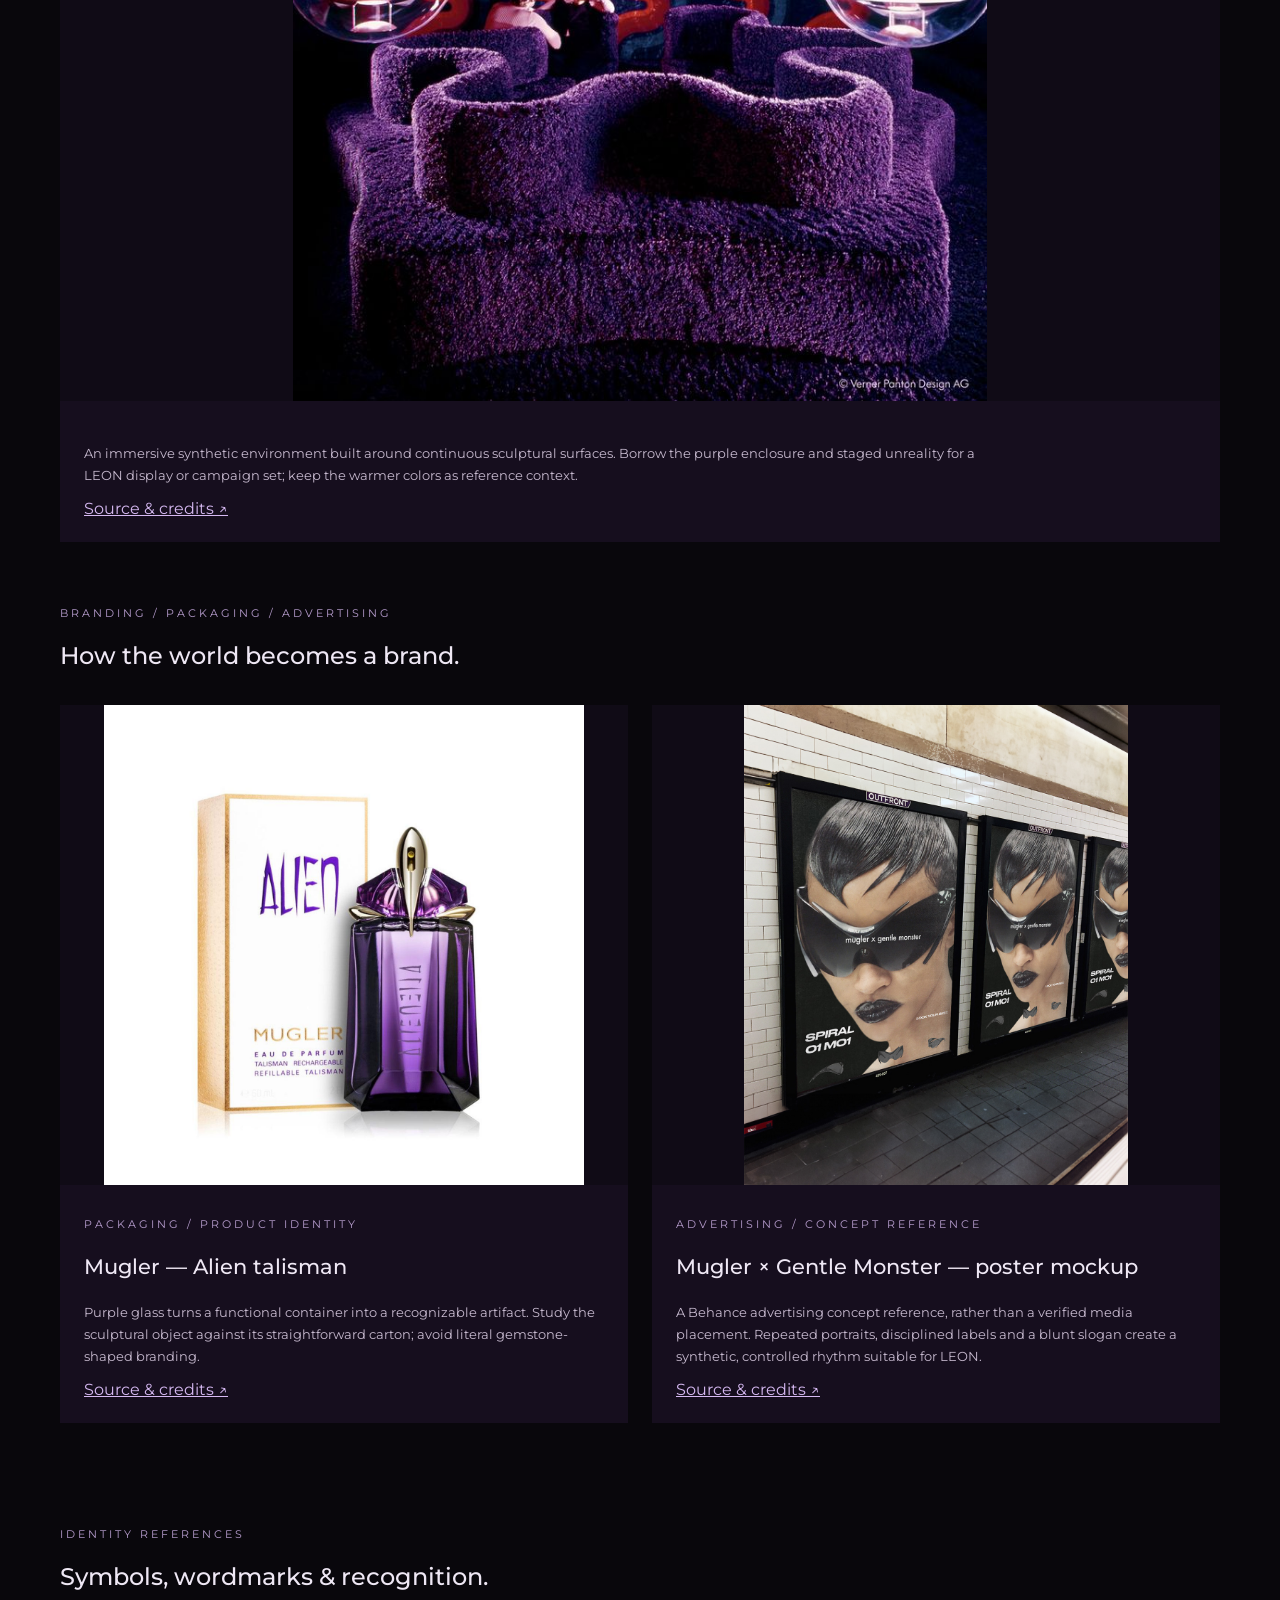
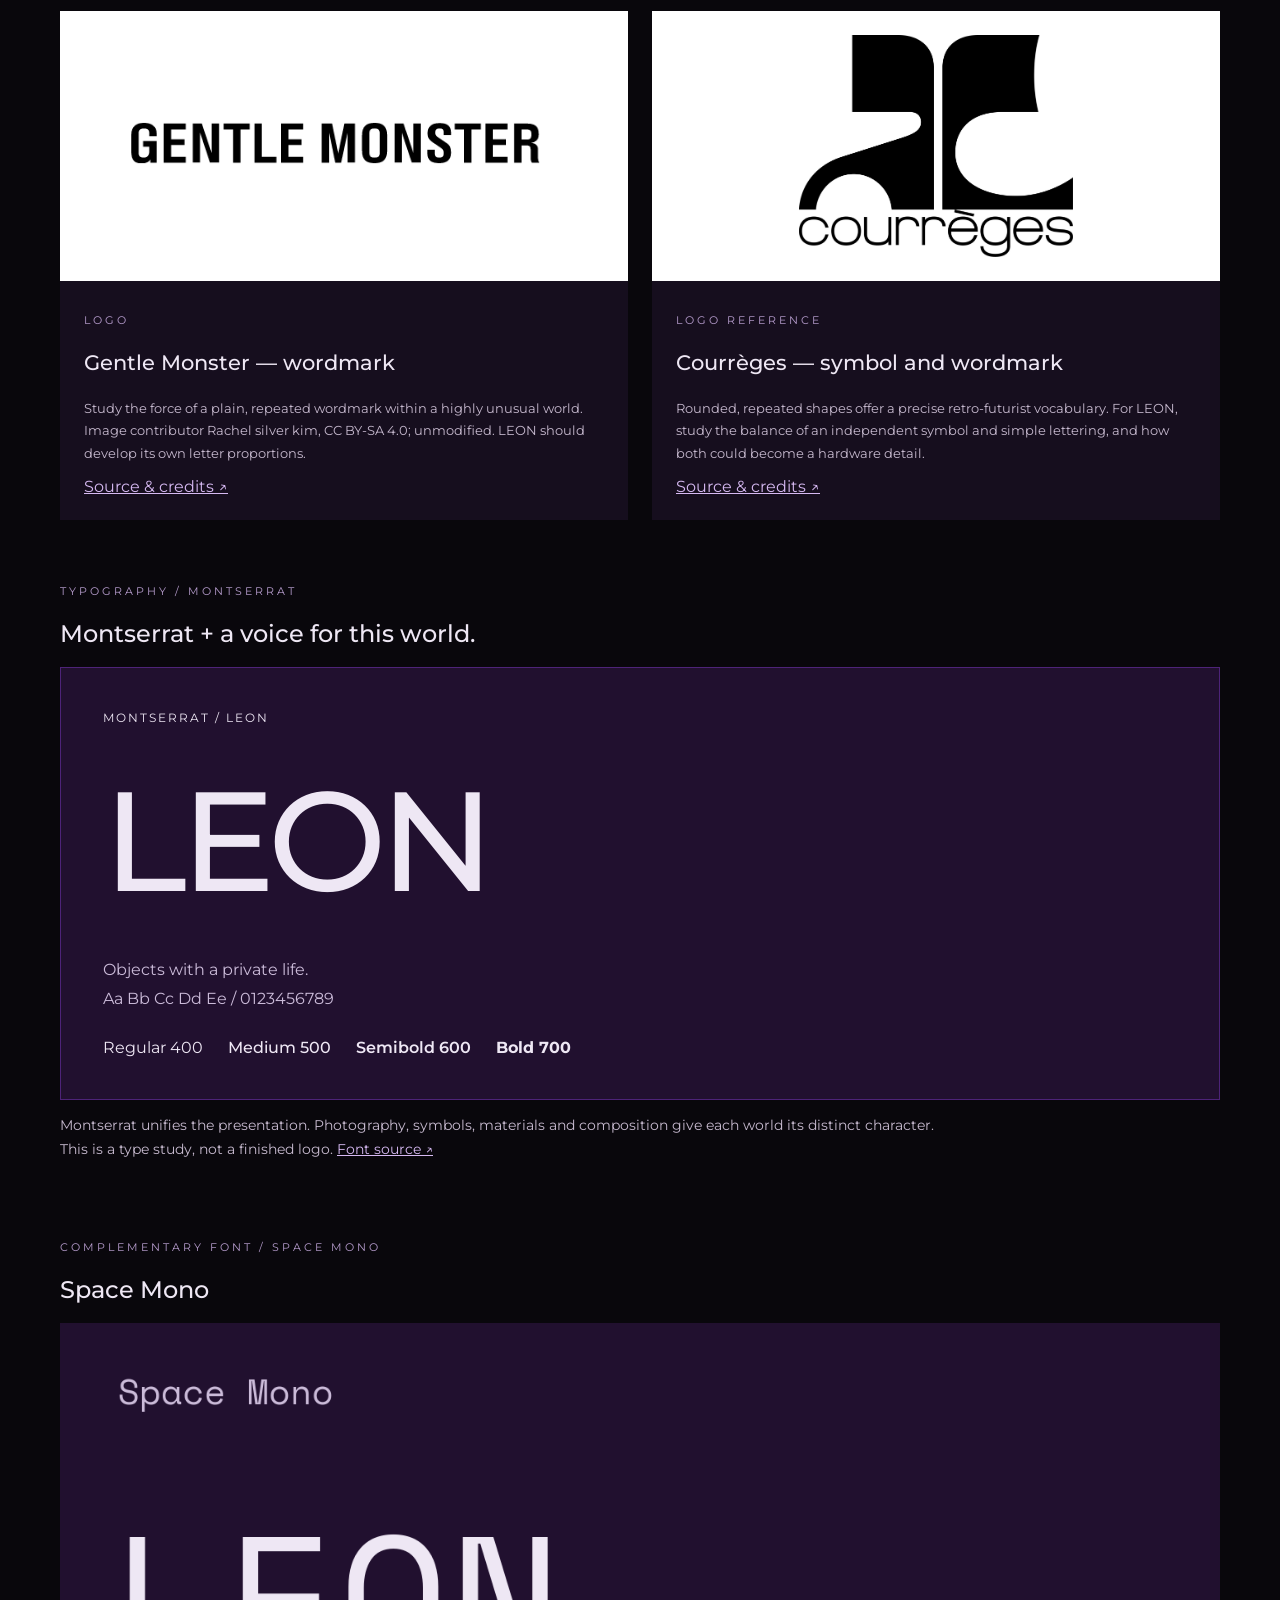
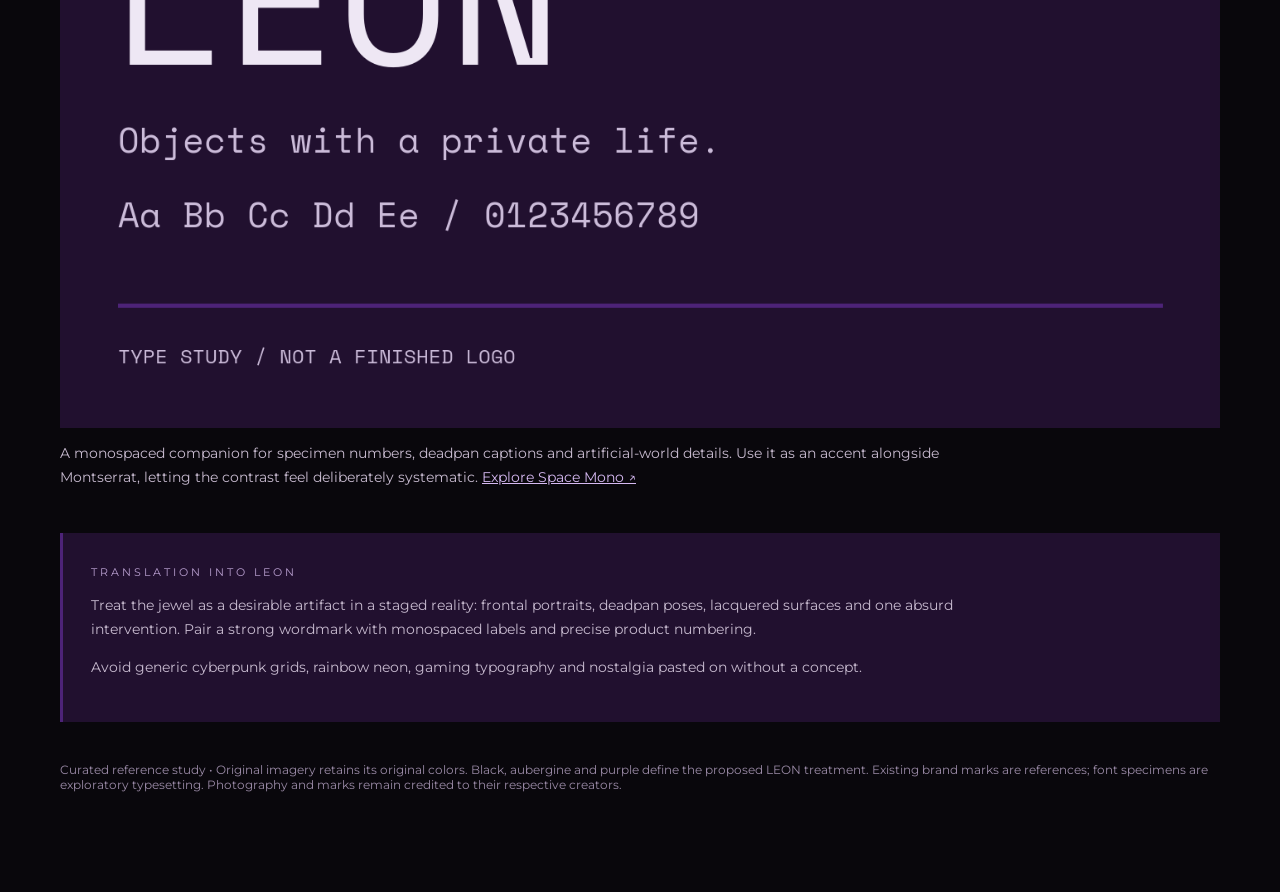
<file: moodboard-3.html>
<!doctype html><html><meta charset="utf-8"><meta name="viewport" content="width=device-width,initial-scale=1"><title>Moodboard 3 — LEON</title><link rel="stylesheet" href="montserrat.css"><style>*{box-sizing:border-box}body{margin:0;background:#09070C;color:#eee7f4;font-family:Arial,sans-serif}main{max-width:1450px;margin:auto;padding:60px}header{padding:25px 0 45px;border-bottom:1px solid #4d2378}small,.kicker{color:#b79dce;letter-spacing:3px;text-transform:uppercase;font-size:11px}h1{font-family:Georgia,serif;font-weight:400;font-size:60px;max-width:1000px;line-height:1.05;margin:24px 0}h2{font-size:24px;font-weight:400}p{color:#c7bacf;line-height:1.7;max-width:900px}.swatches{display:flex;margin:35px 0;gap:8px}.swatch{height:80px;flex:1;padding:14px;font-size:11px;border:1px solid #5e476b}.grid{display:grid;grid-template-columns:repeat(3,1fr);gap:24px;margin-top:35px}figure{margin:0;background:#160e1e}figure img{width:100%;height:480px;object-fit:contain;background:#100b16}figure.logo img{height:270px;background:#fff}figcaption{padding:24px}h3{font-weight:400;font-size:21px;line-height:1.3}a{color:#d6b9f2}figure p{font-size:13px}section{padding:30px 0}.types{display:grid;grid-template-columns:1fr 1fr;gap:24px}.types img{width:100%;display:block}.note{padding:28px;background:#21102f;border-left:3px solid #4d2378}footer{font-size:12px;color:#9a8aa6;padding:40px 0}@media(max-width:800px){main{padding:24px}h1{font-size:38px}.grid,.types{grid-template-columns:1fr}}.grid:has(figure:nth-child(4)) .logo{grid-column:1/-1;display:grid;grid-template-columns:1fr 2fr;align-items:center}.logo img{padding:24px}@media(max-width:800px){.grid:has(figure:nth-child(4)) .logo{display:block}}body,h1,h2,h3,p,a,small,footer{font-family:Montserrat,sans-serif!important}h1{font-weight:500;font-size:clamp(36px,5vw,62px);letter-spacing:-.035em}h2,h3{font-weight:500}p{font-size:14px}.logo-section{margin-top:40px}.logo-grid{display:grid;grid-template-columns:repeat(2,minmax(0,1fr));gap:24px}.logo-grid .logo{display:block!important}.logo-grid img{height:300px;background:#fff;object-fit:contain;padding:24px}.type-study{background:#21102f;padding:42px;border:1px solid #4d2378}.type-name{font-size:12px;letter-spacing:2px}.type-leon{font-size:clamp(65px,11vw,150px);font-weight:500;letter-spacing:-.045em;margin:30px 0}.type-copy{color:#cbbbd9;line-height:1.8}.weight-samples{display:flex;gap:25px;flex-wrap:wrap;margin-top:24px}.world-title{font-size:28px}.swatches{flex-wrap:wrap}.swatch{min-width:120px}a{overflow-wrap:anywhere}@media(max-width:800px){.logo-grid{grid-template-columns:1fr}.type-study{padding:24px}.logo-grid img{height:240px}h1{font-size:38px}}.grid{grid-template-columns:repeat(auto-fit,minmax(280px,1fr))}.logo-grid a:has(img){display:block;overflow:hidden}.logo-grid img[src="logo-reference-2.jpg"]{transform:scale(2.2)}</style><main><a href="index.html">← All three worlds</a><header><div class="kicker">LEON / MOODBOARD 3 / 8 VISUAL REFERENCES</div><h1>Moodboard 3</h1><h2 class="world-title">Retro-Futurism & Artificial Reality</h2><h2>Perfectly staged. Slightly wrong.</h2><p>A synthetic world of performed identities, showroom perfection and objects that feel like props from a future remembered incorrectly. Purple is glossy, artificial and deliberately controlled.</p></header><div class="swatches"><div class="swatch" style="background:#09070C">BLACK<br>#09070C</div><div class="swatch" style="background:#21102F">AUBERGINE<br>#21102F</div><div class="swatch" style="background:#351344">DEEP PURPLE<br>#351344</div><div class="swatch" style="background:#4D2378">AMETHYST<br>#4D2378</div></div><div class="grid"><figure class=""><a href="board-3-image-1.jpg"><img src="board-3-image-1.jpg"></a><figcaption><small>Editorial</small><h3>Gentle Monster — 2024 campaign</h3><p>Photography by Elizaveta Porodina. Study the manufactured persona, sculptural styling and cool metallic surfaces.</p><a href="https://www.showstudio.com/news/gentle-monsters-latest-campaign-is-out-of-this-world">Source & credits ↗</a></figcaption></figure><figure class=""><a href="board-3-image-2.jpg"><img src="board-3-image-2.jpg"></a><figcaption><small>Character / staging</small><h3>Gentle Monster — Pocket collection</h3><p>Karina in the Pocket campaign. Use the artificial character and surreal prop relationship as a staging reference. The pale image is an accent, not a change to LEON’s dark palette.</p><a href="https://www.gentlemonster.com/int/en/stories/pocket-collection">Source & credits ↗</a></figcaption></figure><figure class=""><a href="board-3-image-3.jpg"><img src="board-3-image-3.jpg"></a><figcaption><small>Surface / attitude</small><h3>Gentle Monster — BOLD, Tilda Swinton</h3><p>2025 BOLD campaign. Metallic purple and a controlled, unreadable expression suggest a compelling direction for a deliberately artificial LEON portrait.</p><a href="https://visie.io/media/gentle-monster-2025-bold-campaign-tilda-swinton-639130">Source & credits ↗</a></figcaption></figure></div><section class="additional-visual"><small>ADDITIONAL VISUAL / MATERIAL & SPACE</small><h2>Verner Panton — Fantasy Landscape</h2><figure><a href="additional-visual-3.jpg"><img src="additional-visual-3.jpg" alt="Verner Panton — Fantasy Landscape" style="height:520px;object-fit:contain"></a><figcaption><p>An immersive synthetic environment built around continuous sculptural surfaces. Borrow the purple enclosure and staged unreality for a LEON display or campaign set; keep the warmer colors as reference context.</p><a href="https://www.vitra.com/en-us/magazine/details/panton-fantasy-landscape">Source & credits ↗</a></figcaption></figure></section><section class="brand-applications"><small>BRANDING / PACKAGING / ADVERTISING</small><h2>How the world becomes a brand.</h2><div class="grid"><figure><a href="expanded-reference-6.jpg"><img src="expanded-reference-6.jpg" alt="Mugler — Alien talisman" loading="lazy"></a><figcaption><small>Packaging / product identity</small><h3>Mugler — Alien talisman</h3><p>Purple glass turns a functional container into a recognizable artifact. Study the sculptural object against its straightforward carton; avoid literal gemstone-shaped branding.</p><a href="https://skinsociety.me/products/alien-eau-de-parfum">Source & credits ↗</a></figcaption></figure><figure><a href="expanded-reference-7.jpg"><img src="expanded-reference-7.jpg" alt="Mugler × Gentle Monster — poster mockup" loading="lazy"></a><figcaption><small>Advertising / concept reference</small><h3>Mugler × Gentle Monster — poster mockup</h3><p>A Behance advertising concept reference, rather than a verified media placement. Repeated portraits, disciplined labels and a blunt slogan create a synthetic, controlled rhythm suitable for LEON.</p><a href="https://www.behance.net/gallery/203087339/MUGLER-X-GENTLE-MONSTER">Source & credits ↗</a></figcaption></figure></div></section><section class="logo-section"><small>IDENTITY REFERENCES</small><h2>Symbols, wordmarks & recognition.</h2><div class="logo-grid"><figure class="logo"><a href="board-3-image-4.jpg"><img src="board-3-image-4.jpg"></a><figcaption><small>Logo</small><h3>Gentle Monster — wordmark</h3><p>Study the force of a plain, repeated wordmark within a highly unusual world. Image contributor Rachel silver kim, CC BY-SA 4.0; unmodified. LEON should develop its own letter proportions.</p><a href="https://commons.wikimedia.org/wiki/File:Gentle_monster_logo.png">Source & credits ↗</a></figcaption></figure><figure class="logo"><a href="logo-reference-3.jpg"><img alt="Courrèges — symbol and wordmark" src="logo-reference-3.jpg"></a><figcaption><small>LOGO REFERENCE</small><h3>Courrèges — symbol and wordmark</h3><p>Rounded, repeated shapes offer a precise retro-futurist vocabulary. For LEON, study the balance of an independent symbol and simple lettering, and how both could become a hardware detail.</p><a href="https://duchatel.com/en/pages/courreges">Source & credits ↗</a></figcaption></figure></div></section><section><small>TYPOGRAPHY / MONTSERRAT</small><h2>Montserrat + a voice for this world.</h2><div class="type-study"><div class="type-name">MONTSERRAT / LEON</div><div class="type-leon">LEON</div><div class="type-copy">Objects with a private life.<br>Aa Bb Cc Dd Ee / 0123456789</div><div class="weight-samples"><span style="font-weight:400">Regular 400</span><span style="font-weight:500">Medium 500</span><span style="font-weight:600">Semibold 600</span><span style="font-weight:700">Bold 700</span></div></div><p>Montserrat unifies the presentation. Photography, symbols, materials and composition give each world its distinct character. This is a type study, not a finished logo. <a href="https://fonts.google.com/specimen/Montserrat">Font source ↗</a></p></section><section class="complementary-font"><small>COMPLEMENTARY FONT / SPACE MONO</small><h2>Space Mono</h2><img src="additional-font-3.png" alt="LEON typeset in Space Mono" style="display:block;width:100%;max-width:100%"><p>A monospaced companion for specimen numbers, deadpan captions and artificial-world details. Use it as an accent alongside Montserrat, letting the contrast feel deliberately systematic. <a href="https://fonts.google.com/specimen/Space+Mono">Explore Space Mono ↗</a></p></section><section class="note"><small>TRANSLATION INTO LEON</small><p>Treat the jewel as a desirable artifact in a staged reality: frontal portraits, deadpan poses, lacquered surfaces and one absurd intervention. Pair a strong wordmark with monospaced labels and precise product numbering.</p><p>Avoid generic cyberpunk grids, rainbow neon, gaming typography and nostalgia pasted on without a concept.</p></section><footer>Curated reference study • Original imagery retains its original colors. Black, aubergine and purple define the proposed LEON treatment. Existing brand marks are references; font specimens are exploratory typesetting. Photography and marks remain credited to their respective creators.</footer></main></html>
</file>
<file: montserrat.css>
@font-face {
  font-family: 'Montserrat';
  font-style: normal;
  font-weight: 400;
  font-display: swap;
  src: url(montserrat-0.ttf) format('truetype');
}
@font-face {
  font-family: 'Montserrat';
  font-style: normal;
  font-weight: 500;
  font-display: swap;
  src: url(montserrat-1.ttf) format('truetype');
}
@font-face {
  font-family: 'Montserrat';
  font-style: normal;
  font-weight: 600;
  font-display: swap;
  src: url(montserrat-2.ttf) format('truetype');
}
@font-face {
  font-family: 'Montserrat';
  font-style: normal;
  font-weight: 700;
  font-display: swap;
  src: url(montserrat-3.ttf) format('truetype');
}
</file>
